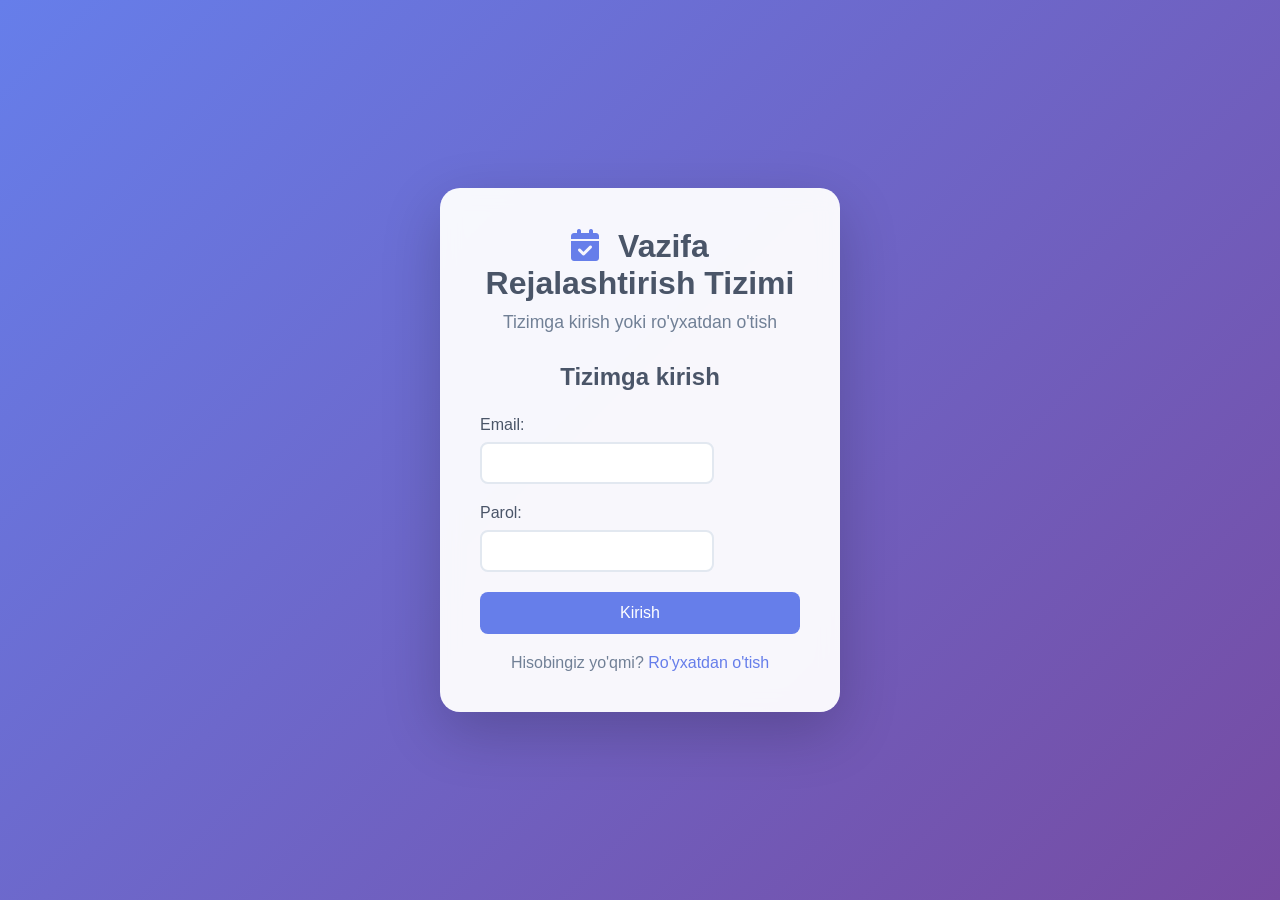
<file: main time/index.html>
<!DOCTYPE html>
<html lang="uz">
<head>
    <meta charset="UTF-8">
    <meta name="viewport" content="width=device-width, initial-scale=1.0">
    <title>Vazifa Rejalashtirish Tizimi</title>
    <link rel="stylesheet" href="styles.css">
    <link href="https://cdnjs.cloudflare.com/ajax/libs/font-awesome/6.4.0/css/all.min.css" rel="stylesheet">
</head>
<body>
    <!-- Login/Register Container -->
    <div class="auth-container" id="authContainer">
        <div class="auth-form">
            <div class="auth-header">
                <h1><i class="fas fa-calendar-check"></i> Vazifa Rejalashtirish Tizimi</h1>
                <p>Tizimga kirish yoki ro'yxatdan o'tish</p>
            </div>
            
            <!-- Login Form -->
            <div class="form-container" id="loginForm">
                <h2>Tizimga kirish</h2>
                <form id="loginFormElement">
                    <div class="form-group">
                        <label for="loginEmail">Email:</label>
                        <input type="email" id="loginEmail" class="form-control" required>
                    </div>
                    <div class="form-group">
                        <label for="loginPassword">Parol:</label>
                        <input type="password" id="loginPassword" class="form-control" required>
                    </div>
                    <button type="submit" class="btn btn-primary full-width">Kirish</button>
                </form>
                <p class="auth-switch">
                    Hisobingiz yo'qmi? <a href="#" id="showRegister">Ro'yxatdan o'tish</a>
                </p>
            </div>
            
            <!-- Register Form -->
            <div class="form-container hidden" id="registerForm">
                <h2>Ro'yxatdan o'tish</h2>
                <form id="registerFormElement">
                    <div class="form-group">
                        <label for="registerName">Ism familiya:</label>
                        <input type="text" id="registerName" class="form-control" required>
                    </div>
                    <div class="form-group">
                        <label for="registerEmail">Email:</label>
                        <input type="email" id="registerEmail" class="form-control" required>
                    </div>
                    <div class="form-group">
                        <label for="registerPassword">Parol:</label>
                        <input type="password" id="registerPassword" class="form-control" required>
                    </div>
                    <div class="form-group">
                        <label for="registerConfirmPassword">Parolni tasdiqlash:</label>
                        <input type="password" id="registerConfirmPassword" class="form-control" required>
                    </div>
                    <button type="submit" class="btn btn-primary full-width">Ro'yxatdan o'tish</button>
                </form>
                <p class="auth-switch">
                    Hisobingiz bormi? <a href="#" id="showLogin">Kirish</a>
                </p>
            </div>
        </div>
    </div>

    <!-- Main App Container -->
    <div class="container hidden" id="mainApp">
        <header>
            <div class="header-left">
                <h1><i class="fas fa-calendar-check"></i> Vazifa Rejalashtirish Tizimi</h1>
                <div class="current-date" id="currentDate"></div>
            </div>
            <div class="header-right">
                <div class="user-profile" id="userProfile">
                    <div class="user-avatar">
                        <i class="fas fa-user"></i>
                    </div>
                    <div class="user-info">
                        <div class="user-name" id="userName">Foydalanuvchi</div>
                        <div class="user-email" id="userEmail">user@example.com</div>
                    </div>
                    <div class="user-menu">
                        <button class="btn btn-secondary" id="profileBtn">
                            <i class="fas fa-cog"></i> Profil
                        </button>
                        <button class="btn btn-danger" id="logoutBtn">
                            <i class="fas fa-sign-out-alt"></i> Chiqish
                        </button>
                    </div>
                </div>
            </div>
        </header>

        <nav class="nav-tabs">
            <button class="nav-tab active" data-tab="daily"><i class="fas fa-calendar-day"></i> Kunlik</button>
            <button class="nav-tab" data-tab="weekly"><i class="fas fa-calendar-week"></i> Haftalik</button>
            <button class="nav-tab" data-tab="monthly"><i class="fas fa-calendar-alt"></i> Oylik</button>
            <button class="nav-tab" data-tab="yearly"><i class="fas fa-calendar"></i> Yillik</button>
        </nav>

        <main>
            <div class="control-panel">
                <button class="btn btn-primary" id="addTaskBtn">
                    <i class="fas fa-plus"></i> Yangi vazifa
                </button>
                <select id="categoryFilter" class="form-control">
                    <option value="">Barcha kategoriyalar</option>
                </select>
                <div class="progress-summary">
                    <span>Umumiy progress: <strong id="totalProgress">0%</strong></span>
                </div>
            </div>

            <div class="tab-content">
                <div class="tab-pane active" id="daily">
                    <h2>Kunlik vazifalar</h2>
                    <div class="task-list" id="dailyTasks"></div>
                </div>

                <div class="tab-pane" id="weekly">
                    <h2>Haftalik vazifalar</h2>
                    <div class="week-grid">
                        <div class="day-column" data-day="monday">
                            <h3>Dushanba</h3>
                            <div class="task-list" id="mondayTasks"></div>
                        </div>
                        <div class="day-column" data-day="tuesday">
                            <h3>Seshanba</h3>
                            <div class="task-list" id="tuesdayTasks"></div>
                        </div>
                        <div class="day-column" data-day="wednesday">
                            <h3>Chorshanba</h3>
                            <div class="task-list" id="wednesdayTasks"></div>
                        </div>
                        <div class="day-column" data-day="thursday">
                            <h3>Payshanba</h3>
                            <div class="task-list" id="thursdayTasks"></div>
                        </div>
                        <div class="day-column" data-day="friday">
                            <h3>Juma</h3>
                            <div class="task-list" id="fridayTasks"></div>
                        </div>
                        <div class="day-column" data-day="saturday">
                            <h3>Shanba</h3>
                            <div class="task-list" id="saturdayTasks"></div>
                        </div>
                        <div class="day-column" data-day="sunday">
                            <h3>Yakshanba</h3>
                            <div class="task-list" id="sundayTasks"></div>
                        </div>
                    </div>
                </div>

                <div class="tab-pane" id="monthly">
                    <h2>Oylik vazifalar</h2>
                    <div class="month-overview">
                        <div class="calendar-grid" id="monthlyCalendar"></div>
                    </div>
                    <div class="task-list" id="monthlyTasks"></div>
                </div>

                <div class="tab-pane" id="yearly">
                    <h2>Yillik vazifalar</h2>
                    <div class="year-overview">
                        <div class="months-grid">
                            <div class="month-card" data-month="1">
                                <h3>Yanvar</h3>
                                <div class="task-count">0 vazifa</div>
                            </div>
                            <div class="month-card" data-month="2">
                                <h3>Fevral</h3>
                                <div class="task-count">0 vazifa</div>
                            </div>
                            <div class="month-card" data-month="3">
                                <h3>Mart</h3>
                                <div class="task-count">0 vazifa</div>
                            </div>
                            <div class="month-card" data-month="4">
                                <h3>Aprel</h3>
                                <div class="task-count">0 vazifa</div>
                            </div>
                            <div class="month-card" data-month="5">
                                <h3>May</h3>
                                <div class="task-count">0 vazifa</div>
                            </div>
                            <div class="month-card" data-month="6">
                                <h3>Iyun</h3>
                                <div class="task-count">0 vazifa</div>
                            </div>
                            <div class="month-card" data-month="7">
                                <h3>Iyul</h3>
                                <div class="task-count">0 vazifa</div>
                            </div>
                            <div class="month-card" data-month="8">
                                <h3>August</h3>
                                <div class="task-count">0 vazifa</div>
                            </div>
                            <div class="month-card" data-month="9">
                                <h3>Sentabr</h3>
                                <div class="task-count">0 vazifa</div>
                            </div>
                            <div class="month-card" data-month="10">
                                <h3>Oktabr</h3>
                                <div class="task-count">0 vazifa</div>
                            </div>
                            <div class="month-card" data-month="11">
                                <h3>Noyabr</h3>
                                <div class="task-count">0 vazifa</div>
                            </div>
                            <div class="month-card" data-month="12">
                                <h3>Dekabr</h3>
                                <div class="task-count">0 vazifa</div>
                            </div>
                        </div>
                    </div>
                    <div class="task-list" id="yearlyTasks"></div>
                </div>
            </div>
        </main>
    </div>

    <!-- Task Modal -->
    <div class="modal" id="taskModal">
        <div class="modal-content">
            <div class="modal-header">
                <h2>Vazifa qo'shish</h2>
                <span class="close">&times;</span>
            </div>
            <form id="taskForm">
                <div class="form-group">
                    <label for="taskTitle">Vazifa nomi:</label>
                    <input type="text" id="taskTitle" class="form-control" required>
                </div>
                
                <div class="form-group">
                    <label for="taskDescription">Tavsif:</label>
                    <textarea id="taskDescription" class="form-control" rows="3"></textarea>
                </div>
                
                <div class="form-group">
                    <label for="taskCategory">Kategoriya:</label>
                    <select id="taskCategory" class="form-control">
                        <option value="ish">Ish</option>
                        <option value="oqish">O'qish</option>
                        <option value="shaxsiy">Shaxsiy</option>
                        <option value="soglik">Sog'lik</option>
                        <option value="oilaviy">Oilaviy</option>
                        <option value="boshqa">Boshqa</option>
                    </select>
                </div>
                
                <div class="form-group">
                    <label for="taskPriority">Muhimlik darajasi:</label>
                    <select id="taskPriority" class="form-control">
                        <option value="low">Past</option>
                        <option value="medium">O'rtacha</option>
                        <option value="high">Yuqori</option>
                    </select>
                </div>
                
                <div class="form-group">
                    <label for="taskPeriod">Muddat:</label>
                    <select id="taskPeriod" class="form-control">
                        <option value="daily">Kunlik</option>
                        <option value="weekly">Haftalik</option>
                        <option value="monthly">Oylik</option>
                        <option value="yearly">Yillik</option>
                    </select>
                </div>
                
                <div class="form-group">
                    <label for="taskDeadline">Muddat tugash vaqti:</label>
                    <input type="datetime-local" id="taskDeadline" class="form-control">
                </div>
                
                <div class="form-group">
                    <label for="taskReminder">Eslatma:</label>
                    <input type="datetime-local" id="taskReminder" class="form-control">
                </div>
                
                <div class="form-actions">
                    <button type="submit" class="btn btn-primary">Saqlash</button>
                    <button type="button" class="btn btn-secondary" id="cancelBtn">Bekor qilish</button>
                </div>
            </form>
        </div>
    </div>

    <!-- Assessment Modal -->
    <div class="modal" id="assessmentModal">
        <div class="modal-content">
            <div class="modal-header">
                <h2>O'zini baholash</h2>
                <span class="close">&times;</span>
            </div>
            <form id="assessmentForm">
                <div class="form-group">
                    <label for="completedTask">Bajarilgan vazifa:</label>
                    <input type="text" id="completedTask" class="form-control" readonly>
                </div>
                
                <div class="form-group">
                    <label>Baholash (1-5):</label>
                    <div class="rating">
                        <i class="fas fa-star" data-rating="1"></i>
                        <i class="fas fa-star" data-rating="2"></i>
                        <i class="fas fa-star" data-rating="3"></i>
                        <i class="fas fa-star" data-rating="4"></i>
                        <i class="fas fa-star" data-rating="5"></i>
                    </div>
                </div>
                
                <div class="form-group">
                    <label for="assessmentNotes">Izohlar:</label>
                    <textarea id="assessmentNotes" class="form-control" rows="3"></textarea>
                </div>
                
                <div class="form-actions">
                    <button type="submit" class="btn btn-primary">Saqlash bahosi</button>
                    <button type="button" class="btn btn-secondary" id="cancelAssessmentBtn">Bekor qilish</button>
                </div>
            </form>
        </div>
    </div>

    <!-- Profile Modal -->
    <div class="modal" id="profileModal">
        <div class="modal-content">
            <div class="modal-header">
                <h2>Shaxsiy profil</h2>
                <span class="close">&times;</span>
            </div>
            <form id="profileForm">
                <div class="profile-section">
                    <div class="avatar-upload">
                        <div class="avatar-preview">
                            <i class="fas fa-user"></i>
                        </div>
                        <button type="button" class="btn btn-secondary">Rasmni o'zgartirish</button>
                    </div>
                    <div class="profile-info">
                        <div class="form-group">
                            <label for="profileName">Ism familiya:</label>
                            <input type="text" id="profileName" class="form-control" required>
                        </div>
                        <div class="form-group">
                            <label for="profileEmail">Email:</label>
                            <input type="email" id="profileEmail" class="form-control" required>
                        </div>
                        <div class="form-group">
                            <label for="profilePhone">Telefon:</label>
                            <input type="tel" id="profilePhone" class="form-control">
                        </div>
                        <div class="form-group">
                            <label for="profileBio">Haqimda:</label>
                            <textarea id="profileBio" class="form-control" rows="3"></textarea>
                        </div>
                    </div>
                </div>
                
                <div class="profile-stats">
                    <h3>Statistika</h3>
                    <div class="stats-grid">
                        <div class="stat-item">
                            <div class="stat-number" id="totalTasksStat">0</div>
                            <div class="stat-label">Jami vazifalar</div>
                        </div>
                        <div class="stat-item">
                            <div class="stat-number" id="completedTasksStat">0</div>
                            <div class="stat-label">Bajarilgan</div>
                        </div>
                        <div class="stat-item">
                            <div class="stat-number" id="completionRateStat">0%</div>
                            <div class="stat-label">Bajarilish foizi</div>
                        </div>
                        <div class="stat-item">
                            <div class="stat-number" id="avgRatingStat">0</div>
                            <div class="stat-label">O'rtacha baho</div>
                        </div>
                    </div>
                </div>
                
                <div class="form-actions">
                    <button type="submit" class="btn btn-primary">Saqlash</button>
                    <button type="button" class="btn btn-secondary" id="cancelProfileBtn">Bekor qilish</button>
                </div>
            </form>
        </div>
    </div>

    <script src="script.js"></script>
</body>
</html>
</file>
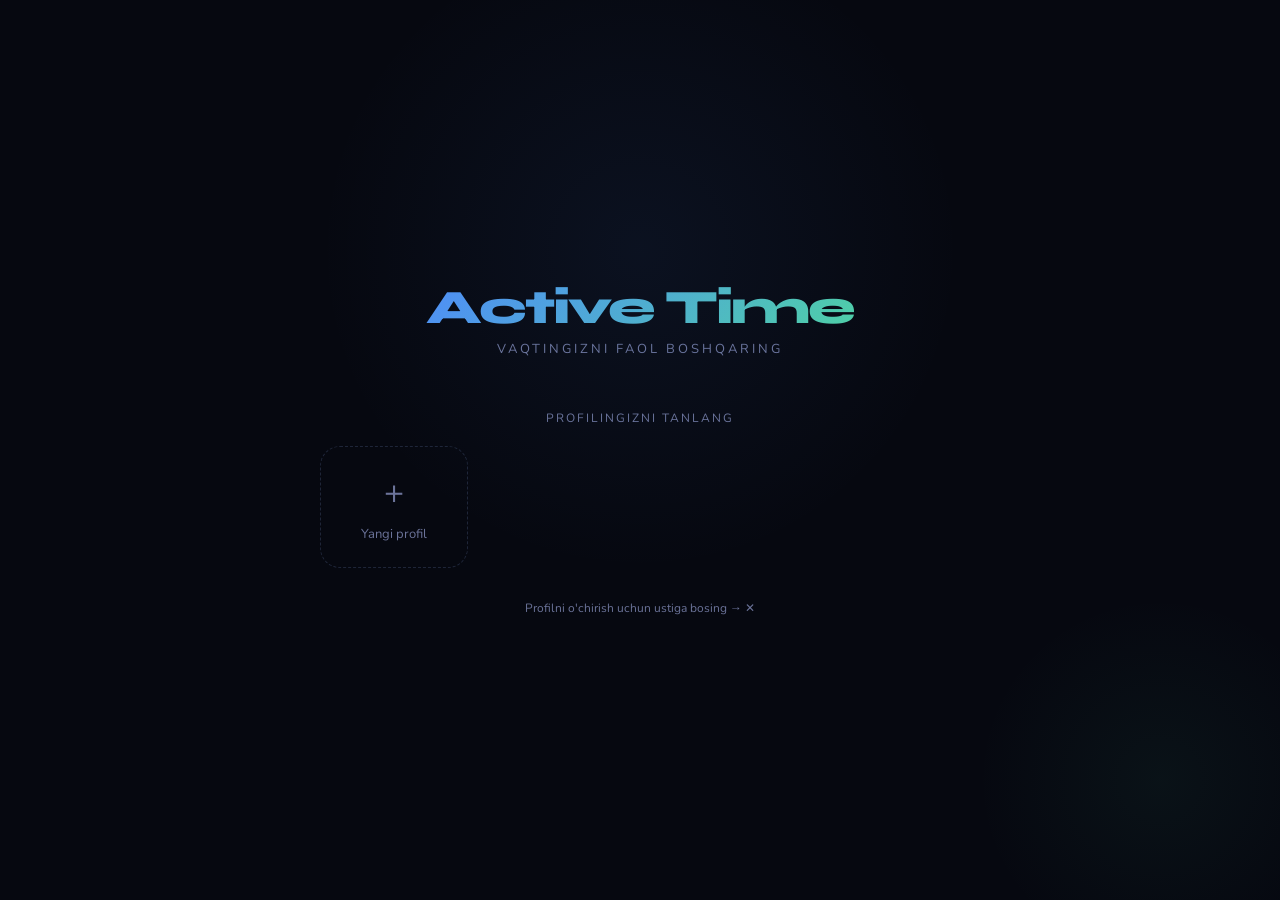
<file: schedule/active-time.html>
<!DOCTYPE html>
<html lang="uz">
<head>
<meta charset="UTF-8">
<meta name="viewport" content="width=device-width, initial-scale=1.0">
<title>Active Time</title>
<link href="https://fonts.googleapis.com/css2?family=Syne:wght@400;600;700;800&family=Nunito:wght@300;400;500;600;700&display=swap" rel="stylesheet">
<style>
:root {
  --bg: #060810;
  --s1: #0d1018;
  --s2: #131722;
  --s3: #1a1f2e;
  --border: #1e2538;
  --text: #e8eaf6;
  --muted: #6b7399;
  --a1: #4f8ef7;
  --a2: #f7c948;
  --a3: #4fd1a5;
  --a4: #f7654f;
  --a5: #b44ff7;
  --r: 14px;
}
*{margin:0;padding:0;box-sizing:border-box}
body{font-family:'Nunito',sans-serif;background:var(--bg);color:var(--text);min-height:100vh;overflow-x:hidden}

/* ── SCREENS ── */
.screen{display:none;min-height:100vh;animation:fadeIn .35s ease}
.screen.active{display:flex}
@keyframes fadeIn{from{opacity:0;transform:translateY(8px)}to{opacity:1;transform:translateY(0)}}

/* ══════════════════════════════
   PROFILE SELECT SCREEN
══════════════════════════════ */
#profileScreen{
  flex-direction:column;
  align-items:center;
  justify-content:center;
  padding:40px 20px;
  position:relative;
  overflow:hidden;
}
#profileScreen::before{
  content:'';position:absolute;top:-100px;left:50%;transform:translateX(-50%);
  width:700px;height:700px;
  background:radial-gradient(ellipse,rgba(79,142,247,.07) 0%,transparent 65%);
  pointer-events:none
}
#profileScreen::after{
  content:'';position:absolute;bottom:-80px;right:-80px;
  width:400px;height:400px;
  background:radial-gradient(ellipse,rgba(79,209,165,.05) 0%,transparent 65%);
  pointer-events:none
}

.brand{text-align:center;margin-bottom:52px}
.brand-logo{
  font-family:'Syne',sans-serif;
  font-size:48px;font-weight:800;
  background:linear-gradient(135deg,var(--a1),var(--a3));
  -webkit-background-clip:text;-webkit-text-fill-color:transparent;
  letter-spacing:-2px;line-height:1
}
.brand-tagline{font-size:13px;color:var(--muted);letter-spacing:3px;text-transform:uppercase;margin-top:8px}

.profiles-label{font-size:12px;color:var(--muted);letter-spacing:2px;text-transform:uppercase;margin-bottom:20px;text-align:center}
.profiles-grid{
  display:grid;grid-template-columns:repeat(auto-fill,minmax(140px,1fr));
  gap:16px;max-width:640px;width:100%;margin-bottom:24px
}

.profile-card{
  background:var(--s2);
  border:1px solid var(--border);
  border-radius:20px;
  padding:24px 16px;
  text-align:center;
  cursor:pointer;
  transition:all .25s;
  position:relative;
  overflow:hidden;
}
.profile-card::before{
  content:'';position:absolute;inset:0;
  background:linear-gradient(135deg,var(--card-color,var(--a1)),transparent);
  opacity:0;transition:opacity .25s;border-radius:20px
}
.profile-card:hover{transform:translateY(-4px);border-color:var(--card-color,var(--a1));box-shadow:0 16px 40px rgba(0,0,0,.4)}
.profile-card:hover::before{opacity:.08}

.profile-avatar{
  width:60px;height:60px;border-radius:50%;
  display:flex;align-items:center;justify-content:center;
  font-size:26px;margin:0 auto 12px;
  background:rgba(255,255,255,.05);
  border:2px solid var(--card-color,var(--a1));
  transition:all .25s;
}
.profile-card:hover .profile-avatar{box-shadow:0 0 20px var(--card-color,var(--a1))}
.profile-name{font-family:'Syne',sans-serif;font-size:14px;font-weight:700;color:var(--text)}
.profile-tasks{font-size:11px;color:var(--muted);margin-top:4px}

.profile-del{
  position:absolute;top:8px;right:8px;
  background:rgba(247,101,79,.12);border:none;border-radius:6px;
  color:var(--a4);font-size:12px;padding:3px 7px;cursor:pointer;
  opacity:0;transition:opacity .2s;
}
.profile-card:hover .profile-del{opacity:1}

.add-profile-card{
  background:transparent;
  border:1.5px dashed var(--border);
  border-radius:20px;padding:24px 16px;
  text-align:center;cursor:pointer;
  transition:all .25s;
}
.add-profile-card:hover{border-color:var(--a1);background:rgba(79,142,247,.04)}
.add-profile-icon{font-size:32px;margin-bottom:10px;color:var(--muted)}
.add-profile-text{font-size:13px;color:var(--muted)}

/* New profile modal */
.np-modal{
  position:fixed;inset:0;background:rgba(6,8,16,.85);backdrop-filter:blur(10px);
  z-index:200;display:flex;align-items:center;justify-content:center;
  opacity:0;pointer-events:none;transition:opacity .3s
}
.np-modal.open{opacity:1;pointer-events:all}
.np-box{
  background:var(--s2);border:1px solid var(--border);border-radius:24px;
  padding:36px;width:400px;max-width:95vw;
  transform:scale(.95) translateY(10px);transition:transform .3s
}
.np-modal.open .np-box{transform:scale(1) translateY(0)}
.np-title{font-family:'Syne',sans-serif;font-size:22px;font-weight:800;margin-bottom:24px}

.form-group{margin-bottom:18px}
.form-label{font-size:11px;color:var(--muted);text-transform:uppercase;letter-spacing:1.5px;display:block;margin-bottom:8px}
.form-input,.form-select{
  width:100%;background:var(--s3);border:1px solid var(--border);
  border-radius:10px;padding:12px 16px;color:var(--text);
  font-family:'Nunito',sans-serif;font-size:14px;outline:none;transition:border-color .2s
}
.form-input:focus,.form-select:focus{border-color:var(--a1)}
.form-select option{background:var(--s3)}

.emoji-picker{display:flex;gap:8px;flex-wrap:wrap;margin-top:6px}
.emoji-opt{
  width:38px;height:38px;border-radius:10px;border:1.5px solid var(--border);
  background:var(--s3);cursor:pointer;font-size:18px;transition:all .2s;
  display:flex;align-items:center;justify-content:center
}
.emoji-opt:hover,.emoji-opt.sel{border-color:var(--a1);background:rgba(79,142,247,.12)}

.color-picker{display:flex;gap:8px;margin-top:6px}
.color-opt{width:32px;height:32px;border-radius:50%;cursor:pointer;border:2px solid transparent;transition:all .2s;position:relative}
.color-opt.sel{border-color:white;transform:scale(1.2)}

.modal-actions{display:flex;gap:10px;margin-top:24px;justify-content:flex-end}
.btn-cancel{
  padding:10px 20px;border-radius:10px;border:1px solid var(--border);
  background:transparent;color:var(--muted);font-family:'Nunito',sans-serif;
  font-size:14px;cursor:pointer;transition:all .2s
}
.btn-cancel:hover{border-color:var(--muted);color:var(--text)}
.btn-primary{
  padding:10px 24px;border-radius:10px;border:none;
  background:linear-gradient(135deg,var(--a1),#3a7de8);
  color:white;font-family:'Nunito',sans-serif;font-size:14px;font-weight:700;
  cursor:pointer;transition:all .2s
}
.btn-primary:hover{transform:translateY(-1px);box-shadow:0 8px 20px rgba(79,142,247,.3)}

/* ══════════════════════════════
   MAIN APP SCREEN
══════════════════════════════ */
#appScreen{flex-direction:row}

/* SIDEBAR */
.sidebar{
  width:252px;background:var(--s1);border-right:1px solid var(--border);
  display:flex;flex-direction:column;padding:24px 16px;
  position:sticky;top:0;height:100vh;overflow-y:auto
}

.app-brand{
  font-family:'Syne',sans-serif;font-size:18px;font-weight:800;
  background:linear-gradient(135deg,var(--a1),var(--a3));
  -webkit-background-clip:text;-webkit-text-fill-color:transparent;
  margin-bottom:24px;letter-spacing:-0.5px
}

.current-profile{
  display:flex;align-items:center;gap:10px;
  background:var(--s2);border:1px solid var(--border);
  border-radius:12px;padding:12px;margin-bottom:24px;cursor:pointer;
  transition:all .2s;
}
.current-profile:hover{border-color:var(--a1)}
.cp-avatar{
  width:38px;height:38px;border-radius:50%;
  display:flex;align-items:center;justify-content:center;
  font-size:18px;flex-shrink:0;border:2px solid var(--profile-color,var(--a1))
}
.cp-info{flex:1;min-width:0}
.cp-name{font-family:'Syne',sans-serif;font-size:13px;font-weight:700;white-space:nowrap;overflow:hidden;text-overflow:ellipsis}
.cp-switch{font-size:11px;color:var(--muted)}
.cp-arrow{color:var(--muted);font-size:14px}

.nav-section{margin-bottom:24px}
.nav-section-title{font-size:10px;color:var(--muted);text-transform:uppercase;letter-spacing:2px;padding:0 8px;margin-bottom:8px}
.nav-item{
  display:flex;align-items:center;gap:10px;padding:9px 12px;
  border-radius:10px;cursor:pointer;font-size:13px;font-weight:600;
  color:var(--muted);transition:all .2s;margin-bottom:2px;
  border:1px solid transparent;
}
.nav-item:hover{background:var(--s2);color:var(--text)}
.nav-item.active{background:rgba(79,142,247,.1);color:var(--a1);border-color:rgba(79,142,247,.15)}
.nav-icon{width:22px;text-align:center;font-size:16px}

/* score widget */
.score-widget{
  margin-top:auto;border-radius:16px;padding:18px;
  background:linear-gradient(135deg,rgba(79,209,165,.08),rgba(79,142,247,.06));
  border:1px solid rgba(79,209,165,.15)
}
.sw-label{font-size:10px;color:var(--muted);text-transform:uppercase;letter-spacing:2px;margin-bottom:6px}
.sw-stars{display:flex;gap:3px;margin-bottom:4px}
.sw-star{font-size:18px;color:var(--border)}
.sw-star.lit{color:var(--a2)}
.sw-note{font-size:12px;color:var(--muted)}

/* MAIN */
.main{flex:1;padding:28px 32px;overflow-y:auto}

.top-bar{display:flex;align-items:center;justify-content:space-between;margin-bottom:28px}
.top-left .view-title{font-family:'Syne',sans-serif;font-size:28px;font-weight:800;letter-spacing:-.5px}
.top-left .view-sub{font-size:12px;color:var(--muted);margin-top:3px}

.add-btn{
  display:flex;align-items:center;gap:8px;
  background:linear-gradient(135deg,var(--a1),#3a7de8);
  border:none;border-radius:11px;padding:11px 22px;
  color:white;font-family:'Nunito',sans-serif;font-size:13px;font-weight:700;
  cursor:pointer;transition:all .2s
}
.add-btn:hover{transform:translateY(-2px);box-shadow:0 10px 28px rgba(79,142,247,.35)}

/* STATS */
.stats-row{display:grid;grid-template-columns:repeat(4,1fr);gap:14px;margin-bottom:24px}
.stat-card{
  background:var(--s1);border:1px solid var(--border);
  border-radius:var(--r);padding:18px;position:relative;overflow:hidden
}
.stat-top{display:flex;justify-content:space-between;align-items:flex-start;margin-bottom:12px}
.stat-ico{font-size:20px}
.stat-badge{
  font-size:10px;padding:3px 8px;border-radius:20px;font-weight:700;letter-spacing:.5px
}
.stat-badge.up{background:rgba(79,209,165,.12);color:var(--a3)}
.stat-badge.down{background:rgba(247,101,79,.12);color:var(--a4)}
.stat-num{font-family:'Syne',sans-serif;font-size:30px;font-weight:800;line-height:1}
.stat-lbl{font-size:11px;color:var(--muted);margin-top:4px}
.stat-bar{height:3px;background:var(--s3);border-radius:2px;margin-top:14px;overflow:hidden}
.stat-bar-fill{height:100%;border-radius:2px;transition:width .8s}

/* CONTENT */
.content-grid{display:grid;grid-template-columns:1fr 320px;gap:20px}

.panel{background:var(--s1);border:1px solid var(--border);border-radius:var(--r);overflow:hidden}
.panel-hd{
  padding:18px 22px;border-bottom:1px solid var(--border);
  display:flex;align-items:center;justify-content:space-between
}
.panel-title{font-family:'Syne',sans-serif;font-size:16px;font-weight:800}

/* FILTERS */
.flt-wrap{display:flex;gap:6px}
.flt{
  padding:5px 13px;border-radius:20px;border:1px solid var(--border);
  background:transparent;color:var(--muted);font-size:11px;font-weight:700;
  font-family:'Nunito',sans-serif;cursor:pointer;transition:all .2s;letter-spacing:.5px;text-transform:uppercase
}
.flt.active{background:var(--a1);border-color:var(--a1);color:white}
.flt:hover:not(.active){border-color:var(--muted);color:var(--text)}

/* TASKS */
.task-list{padding:12px 16px}
.task-item{
  display:flex;align-items:flex-start;gap:12px;
  padding:13px 8px;border-bottom:1px solid rgba(30,37,56,.7);
  animation:slideIn .3s ease
}
@keyframes slideIn{from{opacity:0;transform:translateX(-8px)}to{opacity:1;transform:translateX(0)}}
.task-item:last-child{border-bottom:none}

.prio-dot{width:8px;height:8px;border-radius:50%;flex-shrink:0;margin-top:7px}
.prio-high{background:var(--a4);box-shadow:0 0 6px rgba(247,101,79,.6)}
.prio-mid{background:var(--a2);box-shadow:0 0 6px rgba(247,201,72,.5)}
.prio-low{background:var(--muted)}

.task-cb{
  width:20px;height:20px;border-radius:6px;border:2px solid var(--border);
  flex-shrink:0;cursor:pointer;display:flex;align-items:center;justify-content:center;
  transition:all .2s;margin-top:1px;background:transparent
}
.task-cb:hover{border-color:var(--a3)}
.task-cb.done{background:var(--a3);border-color:var(--a3)}
.task-cb.done::after{content:'✓';font-size:11px;color:#060810;font-weight:800}

.task-body{flex:1}
.task-text{font-size:14px;font-weight:600;line-height:1.5;transition:all .2s}
.task-text.done{text-decoration:line-through;color:var(--muted)}
.task-desc{font-size:12px;color:var(--muted);margin-top:3px}
.task-meta{display:flex;gap:6px;margin-top:7px;align-items:center;flex-wrap:wrap}

.tag{padding:3px 9px;border-radius:20px;font-size:11px;font-weight:700}
.tag-ish{background:rgba(79,142,247,.1);color:var(--a1)}
.tag-shaxsiy{background:rgba(247,201,72,.1);color:var(--a2)}
.tag-soglik{background:rgba(79,209,165,.1);color:var(--a3)}
.tag-oila{background:rgba(247,101,79,.1);color:var(--a4)}
.tag-boshqa{background:rgba(180,79,247,.1);color:var(--a5)}

.task-date{font-size:11px;color:var(--muted)}
.task-actions{display:flex;gap:4px;opacity:0;transition:opacity .2s}
.task-item:hover .task-actions{opacity:1}
.act-btn{
  background:transparent;border:none;cursor:pointer;
  font-size:14px;padding:4px 6px;border-radius:6px;color:var(--muted);transition:all .2s
}
.act-btn:hover{background:rgba(247,101,79,.12);color:var(--a4)}

/* EMPTY */
.empty{text-align:center;padding:44px 20px}
.empty-ico{font-size:44px;margin-bottom:14px}
.empty-txt{font-size:14px;color:var(--muted);line-height:1.6}

/* RIGHT PANEL */
.right-col{display:flex;flex-direction:column;gap:16px}

/* PROGRESS */
.prog-wrap{padding:18px 22px}
.prog-item{margin-bottom:16px}
.prog-item:last-child{margin-bottom:0}
.prog-row{display:flex;justify-content:space-between;align-items:center;margin-bottom:6px}
.prog-name{font-size:13px;font-weight:700}
.prog-pct{font-size:12px;color:var(--muted)}
.prog-bar{height:5px;background:var(--s3);border-radius:3px;overflow:hidden}
.prog-fill{height:100%;border-radius:3px;transition:width .9s cubic-bezier(.4,0,.2,1)}

/* REMINDERS */
.rem-list{padding:12px 16px}
.rem-item{
  display:flex;align-items:center;gap:10px;padding:11px 12px;
  border-radius:10px;background:var(--s2);margin-bottom:8px;
  border-left:3px solid var(--a1);position:relative
}
.rem-item:nth-child(even){border-left-color:var(--a3)}
.rem-ico{font-size:16px}
.rem-body{flex:1}
.rem-text{font-size:13px;font-weight:600}
.rem-time{font-size:11px;color:var(--muted);margin-top:2px}
.rem-del{
  background:none;border:none;color:var(--muted);cursor:pointer;
  font-size:14px;padding:2px 5px;border-radius:5px;transition:all .2s;opacity:0
}
.rem-item:hover .rem-del{opacity:1}
.rem-del:hover{background:rgba(247,101,79,.15);color:var(--a4)}

/* EVAL */
.eval-wrap{padding:18px 22px}
.eval-q{font-size:13px;color:var(--muted);margin-bottom:14px}
.eval-stars{display:flex;gap:5px;margin-bottom:12px}
.eval-star{font-size:26px;cursor:pointer;transition:all .2s;color:var(--s3);line-height:1}
.eval-star:hover,.eval-star.lit{color:var(--a2);transform:scale(1.15)}
.eval-msg{font-size:13px;color:var(--a3);font-weight:600;min-height:18px}

/* ADD TASK MODAL */
.modal-overlay{
  position:fixed;inset:0;background:rgba(6,8,16,.88);backdrop-filter:blur(10px);
  z-index:150;display:flex;align-items:center;justify-content:center;
  opacity:0;pointer-events:none;transition:opacity .3s
}
.modal-overlay.open{opacity:1;pointer-events:all}
.modal-box{
  background:var(--s2);border:1px solid var(--border);border-radius:22px;padding:30px;
  width:480px;max-width:96vw;
  transform:scale(.95) translateY(12px);transition:transform .3s
}
.modal-overlay.open .modal-box{transform:scale(1) translateY(0)}
.modal-title{font-family:'Syne',sans-serif;font-size:20px;font-weight:800;margin-bottom:22px}
.form-row{display:grid;grid-template-columns:1fr 1fr;gap:12px}
.form-textarea{
  width:100%;background:var(--s3);border:1px solid var(--border);
  border-radius:10px;padding:12px 16px;color:var(--text);
  font-family:'Nunito',sans-serif;font-size:14px;outline:none;
  resize:vertical;min-height:70px;transition:border-color .2s
}
.form-textarea:focus{border-color:var(--a1)}

/* REM MODAL */
.rem-modal{position:fixed;inset:0;background:rgba(6,8,16,.88);backdrop-filter:blur(10px);z-index:150;display:flex;align-items:center;justify-content:center;opacity:0;pointer-events:none;transition:opacity .3s}
.rem-modal.open{opacity:1;pointer-events:all}
.rem-modal .modal-box{transform:scale(.95) translateY(12px)}
.rem-modal.open .modal-box{transform:scale(1) translateY(0)}

/* TOAST */
.toast{
  position:fixed;bottom:28px;right:28px;
  background:var(--s2);border:1px solid var(--border);border-radius:12px;
  padding:13px 18px;font-size:13px;font-weight:600;color:var(--text);
  z-index:300;display:flex;align-items:center;gap:9px;
  transform:translateY(70px);opacity:0;transition:all .3s cubic-bezier(.4,0,.2,1)
}
.toast.show{transform:translateY(0);opacity:1}

/* RESPONSIVE */
@media(max-width:920px){.content-grid{grid-template-columns:1fr}.right-col{display:grid;grid-template-columns:repeat(2,1fr)}}
@media(max-width:700px){.stats-row{grid-template-columns:repeat(2,1fr)}.sidebar{width:200px}.main{padding:18px}}
@media(max-width:560px){#appScreen{flex-direction:column}.sidebar{width:100%;height:auto;position:static}.main{padding:16px}.right-col{grid-template-columns:1fr}}
</style>
</head>
<body>

<!-- ════ PROFILE SCREEN ════ -->
<div id="profileScreen" class="screen active">
  <div class="brand">
    <div class="brand-logo">Active Time</div>
    <div class="brand-tagline">Vaqtingizni faol boshqaring</div>
  </div>
  <div class="profiles-label">Profilingizni tanlang</div>
  <div class="profiles-grid" id="profilesGrid"></div>
  <div style="font-size:12px;color:var(--muted);margin-top:8px">Profilni o'chirish uchun ustiga bosing → ✕</div>
</div>

<!-- ════ NEW PROFILE MODAL ════ -->
<div class="np-modal" id="npModal">
  <div class="np-box">
    <div class="np-title">Yangi profil</div>
    <div class="form-group">
      <label class="form-label">Ism</label>
      <input class="form-input" id="npName" placeholder="Isming..." maxlength="20" />
    </div>
    <div class="form-group">
      <label class="form-label">Avatar tanlang</label>
      <div class="emoji-picker" id="emojiPicker"></div>
    </div>
    <div class="form-group">
      <label class="form-label">Rang tanlang</label>
      <div class="color-picker" id="colorPicker"></div>
    </div>
    <div class="modal-actions">
      <button class="btn-cancel" onclick="closeNpModal()">Bekor</button>
      <button class="btn-primary" onclick="createProfile()">Yaratish</button>
    </div>
  </div>
</div>

<!-- ════ MAIN APP SCREEN ════ -->
<div id="appScreen" class="screen">
  <!-- SIDEBAR -->
  <aside class="sidebar">
    <div class="app-brand">⚡ Active Time</div>

    <div class="current-profile" onclick="goToProfiles()" title="Profil almashtirish">
      <div class="cp-avatar" id="cpAvatar">👤</div>
      <div class="cp-info">
        <div class="cp-name" id="cpName">—</div>
        <div class="cp-switch">Profil almashtirish</div>
      </div>
      <div class="cp-arrow">⇄</div>
    </div>

    <div class="nav-section">
      <div class="nav-section-title">Ko'rinish</div>
      <div class="nav-item active" onclick="setView('kunlik',this)"><span class="nav-icon">☀️</span>Kunlik</div>
      <div class="nav-item" onclick="setView('haftalik',this)"><span class="nav-icon">📅</span>Haftalik</div>
      <div class="nav-item" onclick="setView('oylik',this)"><span class="nav-icon">🗓️</span>Oylik</div>
      <div class="nav-item" onclick="setView('yillik',this)"><span class="nav-icon">🌟</span>Yillik</div>
    </div>

    <div class="nav-section">
      <div class="nav-section-title">Kategoriya</div>
      <div class="nav-item" onclick="filterCat('Ish',this)"><span class="nav-icon">💼</span>Ish</div>
      <div class="nav-item" onclick="filterCat('Shaxsiy',this)"><span class="nav-icon">✨</span>Shaxsiy</div>
      <div class="nav-item" onclick="filterCat('Sog\'lik',this)"><span class="nav-icon">🏃</span>Sog'lik</div>
      <div class="nav-item" onclick="filterCat('Oila',this)"><span class="nav-icon">🏠</span>Oila</div>
      <div class="nav-item" onclick="filterCat('Boshqa',this)"><span class="nav-icon">🔖</span>Boshqa</div>
    </div>

    <div class="score-widget">
      <div class="sw-label">Bugungi baholash</div>
      <div class="sw-stars" id="swStars">
        <span class="sw-star">★</span><span class="sw-star">★</span>
        <span class="sw-star">★</span><span class="sw-star">★</span><span class="sw-star">★</span>
      </div>
      <div class="sw-note" id="swNote">Hali baholanmagan</div>
    </div>
  </aside>

  <!-- MAIN -->
  <main class="main">
    <div class="top-bar">
      <div class="top-left">
        <div class="view-title" id="viewTitle">Kunlik reja</div>
        <div class="view-sub" id="viewSub"></div>
      </div>
      <button class="add-btn" onclick="openTaskModal()">+ Vazifa qo'shish</button>
    </div>

    <!-- STATS -->
    <div class="stats-row">
      <div class="stat-card">
        <div class="stat-top"><span class="stat-ico">📋</span><span class="stat-badge up">JAMI</span></div>
        <div class="stat-num" id="stTotal">0</div>
        <div class="stat-lbl">Vazifalar</div>
        <div class="stat-bar"><div class="stat-bar-fill" id="stTotalBar" style="width:100%;background:var(--a1)"></div></div>
      </div>
      <div class="stat-card">
        <div class="stat-top"><span class="stat-ico">✅</span><span class="stat-badge up">BAJARILDI</span></div>
        <div class="stat-num" id="stDone">0</div>
        <div class="stat-lbl">Bajarilgan</div>
        <div class="stat-bar"><div class="stat-bar-fill" id="stDoneBar" style="width:0%;background:var(--a3)"></div></div>
      </div>
      <div class="stat-card">
        <div class="stat-top"><span class="stat-ico">⏳</span><span class="stat-badge down">QOLDI</span></div>
        <div class="stat-num" id="stPending">0</div>
        <div class="stat-lbl">Kutilmoqda</div>
        <div class="stat-bar"><div class="stat-bar-fill" id="stPendingBar" style="width:0%;background:var(--a2)"></div></div>
      </div>
      <div class="stat-card">
        <div class="stat-top"><span class="stat-ico">📊</span><span class="stat-badge up">FOIZ</span></div>
        <div class="stat-num" id="stPct">0%</div>
        <div class="stat-lbl">Samaradorlik</div>
        <div class="stat-bar"><div class="stat-bar-fill" id="stPctBar" style="width:0%;background:var(--a5)"></div></div>
      </div>
    </div>

    <!-- CONTENT -->
    <div class="content-grid">
      <!-- TASKS PANEL -->
      <div class="panel">
        <div class="panel-hd">
          <div class="panel-title">Vazifalar ro'yxati</div>
          <div class="flt-wrap">
            <button class="flt active" onclick="setStatusFilter('all',this)">Barchasi</button>
            <button class="flt" onclick="setStatusFilter('pending',this)">Kutilmoqda</button>
            <button class="flt" onclick="setStatusFilter('done',this)">Bajarildi</button>
          </div>
        </div>
        <div class="task-list" id="taskList"></div>
      </div>

      <!-- RIGHT -->
      <div class="right-col">
        <!-- PROGRESS -->
        <div class="panel">
          <div class="panel-hd"><div class="panel-title">Kategoriya progress</div></div>
          <div class="prog-wrap">
            <div class="prog-item">
              <div class="prog-row"><span class="prog-name">💼 Ish</span><span class="prog-pct" id="pIsh">0%</span></div>
              <div class="prog-bar"><div class="prog-fill" id="bIsh" style="width:0%;background:var(--a1)"></div></div>
            </div>
            <div class="prog-item">
              <div class="prog-row"><span class="prog-name">✨ Shaxsiy</span><span class="prog-pct" id="pShaxsiy">0%</span></div>
              <div class="prog-bar"><div class="prog-fill" id="bShaxsiy" style="width:0%;background:var(--a2)"></div></div>
            </div>
            <div class="prog-item">
              <div class="prog-row"><span class="prog-name">🏃 Sog'lik</span><span class="prog-pct" id="pSoglik">0%</span></div>
              <div class="prog-bar"><div class="prog-fill" id="bSoglik" style="width:0%;background:var(--a3)"></div></div>
            </div>
            <div class="prog-item">
              <div class="prog-row"><span class="prog-name">🏠 Oila</span><span class="prog-pct" id="pOila">0%</span></div>
              <div class="prog-bar"><div class="prog-fill" id="bOila" style="width:0%;background:var(--a4)"></div></div>
            </div>
            <div class="prog-item">
              <div class="prog-row"><span class="prog-name">🔖 Boshqa</span><span class="prog-pct" id="pBoshqa">0%</span></div>
              <div class="prog-bar"><div class="prog-fill" id="bBoshqa" style="width:0%;background:var(--a5)"></div></div>
            </div>
          </div>
        </div>

        <!-- REMINDERS -->
        <div class="panel">
          <div class="panel-hd">
            <div class="panel-title">Eslatmalar 🔔</div>
            <button class="flt" onclick="openRemModal()" style="padding:5px 12px">+ Qo'shish</button>
          </div>
          <div class="rem-list" id="remList"></div>
        </div>

        <!-- SELF EVAL -->
        <div class="panel">
          <div class="panel-hd"><div class="panel-title">O'zingizni baholang</div></div>
          <div class="eval-wrap">
            <div class="eval-q">Bugun qanchalik samarali bo'ldingiz?</div>
            <div class="eval-stars" id="evalStars">
              <span class="eval-star" onclick="doRate(1)">★</span>
              <span class="eval-star" onclick="doRate(2)">★</span>
              <span class="eval-star" onclick="doRate(3)">★</span>
              <span class="eval-star" onclick="doRate(4)">★</span>
              <span class="eval-star" onclick="doRate(5)">★</span>
            </div>
            <div class="eval-msg" id="evalMsg"></div>
          </div>
        </div>
      </div>
    </div>
  </main>
</div>

<!-- ADD TASK MODAL -->
<div class="modal-overlay" id="taskModal">
  <div class="modal-box">
    <div class="modal-title">➕ Yangi vazifa</div>
    <div class="form-group">
      <label class="form-label">Vazifa nomi *</label>
      <input class="form-input" id="tName" placeholder="Masalan: Prezentatsiya tayyorlash" />
    </div>
    <div class="form-group">
      <label class="form-label">Tavsif</label>
      <textarea class="form-textarea" id="tDesc" placeholder="Qo'shimcha ma'lumot..."></textarea>
    </div>
    <div class="form-row">
      <div class="form-group">
        <label class="form-label">Kategoriya</label>
        <select class="form-select" id="tCat">
          <option value="Ish">💼 Ish</option>
          <option value="Shaxsiy">✨ Shaxsiy</option>
          <option value="Sog'lik">🏃 Sog'lik</option>
          <option value="Oila">🏠 Oila</option>
          <option value="Boshqa">🔖 Boshqa</option>
        </select>
      </div>
      <div class="form-group">
        <label class="form-label">Ustuvorlik</label>
        <select class="form-select" id="tPrio">
          <option value="high">🔴 Yuqori</option>
          <option value="mid" selected>🟡 O'rta</option>
          <option value="low">⚪ Past</option>
        </select>
      </div>
    </div>
    <div class="form-row">
      <div class="form-group">
        <label class="form-label">Reja turi</label>
        <select class="form-select" id="tView">
          <option value="kunlik">☀️ Kunlik</option>
          <option value="haftalik">📅 Haftalik</option>
          <option value="oylik">🗓️ Oylik</option>
          <option value="yillik">🌟 Yillik</option>
        </select>
      </div>
      <div class="form-group">
        <label class="form-label">Sana</label>
        <input class="form-input" type="date" id="tDate" />
      </div>
    </div>
    <div class="modal-actions">
      <button class="btn-cancel" onclick="closeTaskModal()">Bekor</button>
      <button class="btn-primary" onclick="addTask()">Saqlash</button>
    </div>
  </div>
</div>

<!-- REMINDER MODAL -->
<div class="rem-modal" id="remModal">
  <div class="modal-box">
    <div class="modal-title">🔔 Eslatma qo'shish</div>
    <div class="form-group">
      <label class="form-label">Eslatma matni *</label>
      <input class="form-input" id="rText" placeholder="Masalan: Dori ichish vaqti" />
    </div>
    <div class="form-row">
      <div class="form-group">
        <label class="form-label">Vaqt</label>
        <input class="form-input" type="time" id="rTime" value="09:00" />
      </div>
      <div class="form-group">
        <label class="form-label">Sana</label>
        <input class="form-input" type="date" id="rDate" />
      </div>
    </div>
    <div class="modal-actions">
      <button class="btn-cancel" onclick="closeRemModal()">Bekor</button>
      <button class="btn-primary" onclick="addReminder()">Saqlash</button>
    </div>
  </div>
</div>

<!-- TOAST -->
<div class="toast" id="toast">
  <span id="toastIco">✅</span>
  <span id="toastTxt">Saqlandi!</span>
</div>

<script>
// ═══════════════════════════════════
// STATE
// ═══════════════════════════════════
const EMOJIS = ['👤','🧑','👩','🧒','🧔','👨‍💻','👩‍💻','🦸','🧙','🎯','🚀','🌟','⚡','🔥','🎨','🏆'];
const COLORS = ['#4f8ef7','#4fd1a5','#f7c948','#f7654f','#b44ff7','#f74fae','#47c7f7'];

let profiles = [];
let currentProfileId = null;
let currentView = 'kunlik';
let statusFilter = 'all';
let catFilter = null;
let selEmoji = EMOJIS[0];
let selColor = COLORS[0];

// ═══════════════════════════════════
// STORAGE
// ═══════════════════════════════════
function save() { localStorage.setItem('at_profiles', JSON.stringify(profiles)); }
function load() {
  try { profiles = JSON.parse(localStorage.getItem('at_profiles') || '[]'); } catch { profiles = []; }
}

function getProfile(id) { return profiles.find(p => p.id === id); }
function currentData() { return getProfile(currentProfileId); }

// ═══════════════════════════════════
// PROFILE SCREEN
// ═══════════════════════════════════
function renderProfileScreen() {
  const grid = document.getElementById('profilesGrid');
  const colorMap = {};
  grid.innerHTML = '';

  profiles.forEach(p => {
    const div = document.createElement('div');
    div.className = 'profile-card';
    div.style.setProperty('--card-color', p.color);
    const tasks = p.tasks || [];
    const done = tasks.filter(t => t.done).length;
    div.innerHTML = `
      <button class="profile-del" onclick="deleteProfile(event,'${p.id}')">✕</button>
      <div class="profile-avatar" style="border-color:${p.color}">${p.emoji}</div>
      <div class="profile-name">${p.name}</div>
      <div class="profile-tasks">${tasks.length} vazifa · ${done} bajarildi</div>
    `;
    div.addEventListener('click', () => selectProfile(p.id));
    grid.appendChild(div);
  });

  // Add new card
  const add = document.createElement('div');
  add.className = 'add-profile-card';
  add.innerHTML = `<div class="add-profile-icon">＋</div><div class="add-profile-text">Yangi profil</div>`;
  add.onclick = openNpModal;
  grid.appendChild(add);
}

function selectProfile(id) {
  currentProfileId = id;
  showScreen('appScreen');
  updateProfileUI();
  renderAll();
}

function goToProfiles() {
  currentProfileId = null;
  showScreen('profileScreen');
  renderProfileScreen();
}

function deleteProfile(e, id) {
  e.stopPropagation();
  if (!confirm('Profilni o\'chirmoqchimisiz?')) return;
  profiles = profiles.filter(p => p.id !== id);
  save();
  renderProfileScreen();
}

// ═══════════════════════════════════
// NEW PROFILE MODAL
// ═══════════════════════════════════
function openNpModal() {
  // render emoji picker
  const ep = document.getElementById('emojiPicker');
  ep.innerHTML = EMOJIS.map((e,i) => `<div class="emoji-opt${i===0?' sel':''}" onclick="pickEmoji(this,'${e}')">${e}</div>`).join('');
  selEmoji = EMOJIS[0];

  // render color picker
  const cp = document.getElementById('colorPicker');
  cp.innerHTML = COLORS.map((c,i) => `<div class="color-opt${i===0?' sel':''}" style="background:${c}" onclick="pickColor(this,'${c}')"></div>`).join('');
  selColor = COLORS[0];

  document.getElementById('npName').value = '';
  document.getElementById('npModal').classList.add('open');
  setTimeout(() => document.getElementById('npName').focus(), 200);
}

function closeNpModal() { document.getElementById('npModal').classList.remove('open'); }

function pickEmoji(el, em) {
  document.querySelectorAll('.emoji-opt').forEach(e => e.classList.remove('sel'));
  el.classList.add('sel'); selEmoji = em;
}
function pickColor(el, c) {
  document.querySelectorAll('.color-opt').forEach(e => e.classList.remove('sel'));
  el.classList.add('sel'); selColor = c;
}

function createProfile() {
  const name = document.getElementById('npName').value.trim();
  if (!name) { showToast('⚠️','Ism kiriting!'); return; }
  const prof = {
    id: 'p_' + Date.now(),
    name, emoji: selEmoji, color: selColor,
    tasks: [], reminders: [], rating: 0,
    createdAt: new Date().toISOString()
  };
  profiles.push(prof);
  save();
  closeNpModal();
  renderProfileScreen();
  showToast('🎉', name + ' profili yaratildi!');
}

// ═══════════════════════════════════
// APP UI
// ═══════════════════════════════════
function updateProfileUI() {
  const p = currentData();
  if (!p) return;
  document.getElementById('cpAvatar').textContent = p.emoji;
  document.getElementById('cpAvatar').style.borderColor = p.color;
  document.getElementById('cpName').textContent = p.name;
  document.documentElement.style.setProperty('--profile-color', p.color);
  // restore rating
  setRatingUI(p.rating || 0);
}

function setView(v, el) {
  currentView = v;
  catFilter = null;
  document.querySelectorAll('.nav-item').forEach(n => n.classList.remove('active'));
  el.classList.add('active');
  const titles = {kunlik:'Kunlik reja',haftalik:'Haftalik reja',oylik:'Oylik reja',yillik:'Yillik reja'};
  document.getElementById('viewTitle').textContent = titles[v];
  document.getElementById('tView').value = v;
  renderAll();
}

function filterCat(cat, el) {
  catFilter = catFilter === cat ? null : cat;
  document.querySelectorAll('.nav-section:nth-child(3) .nav-item').forEach(n => n.classList.remove('active'));
  if (catFilter) el.classList.add('active');
  renderTasks();
}

function setStatusFilter(s, el) {
  statusFilter = s;
  document.querySelectorAll('.flt').forEach(b => b.classList.remove('active'));
  el.classList.add('active');
  renderTasks();
}

// ═══════════════════════════════════
// TASKS
// ═══════════════════════════════════
function openTaskModal() {
  document.getElementById('tDate').value = todayStr();
  document.getElementById('tName').value = '';
  document.getElementById('tDesc').value = '';
  document.getElementById('taskModal').classList.add('open');
  setTimeout(() => document.getElementById('tName').focus(), 150);
}
function closeTaskModal() { document.getElementById('taskModal').classList.remove('open'); }

function addTask() {
  const name = document.getElementById('tName').value.trim();
  if (!name) { showToast('⚠️','Vazifa nomini kiriting!'); return; }
  const p = currentData();
  p.tasks.push({
    id: 't_' + Date.now(),
    name,
    desc: document.getElementById('tDesc').value.trim(),
    cat: document.getElementById('tCat').value,
    priority: document.getElementById('tPrio').value,
    view: document.getElementById('tView').value,
    date: document.getElementById('tDate').value,
    done: false,
    createdAt: new Date().toISOString()
  });
  save();
  closeTaskModal();
  renderAll();
  showToast('✅','Vazifa qo\'shildi!');
}

function toggleTask(id) {
  const p = currentData();
  const t = p.tasks.find(t => t.id === id);
  if (t) { t.done = !t.done; save(); renderAll(); }
}

function deleteTask(id) {
  const p = currentData();
  p.tasks = p.tasks.filter(t => t.id !== id);
  save(); renderAll();
  showToast('🗑️','Vazifa o\'chirildi!');
}

function renderTasks() {
  const p = currentData();
  const list = document.getElementById('taskList');
  if (!p) { list.innerHTML = ''; return; }

  let tasks = p.tasks.filter(t => t.view === currentView);
  if (catFilter) tasks = tasks.filter(t => t.cat === catFilter);
  if (statusFilter === 'done') tasks = tasks.filter(t => t.done);
  if (statusFilter === 'pending') tasks = tasks.filter(t => !t.done);

  if (!tasks.length) {
    list.innerHTML = `<div class="empty"><div class="empty-ico">📋</div><div class="empty-txt">Hali vazifalar yo'q.<br>Yangi vazifa qo'shing!</div></div>`;
    return;
  }

  const catClass = {
    'Ish':'tag-ish','Shaxsiy':'tag-shaxsiy',"Sog'lik":'tag-soglik','Oila':'tag-oila','Boshqa':'tag-boshqa'
  };
  const catIco = {'Ish':'💼','Shaxsiy':'✨',"Sog'lik":'🏃','Oila':'🏠','Boshqa':'🔖'};

  // Sort: undone first, then by priority
  const pOrder = {high:0,mid:1,low:2};
  tasks.sort((a,b) => a.done - b.done || pOrder[a.priority] - pOrder[b.priority]);

  list.innerHTML = tasks.map(t => `
    <div class="task-item">
      <div class="prio-dot prio-${t.priority}"></div>
      <div class="task-cb ${t.done?'done':''}" onclick="toggleTask('${t.id}')"></div>
      <div class="task-body">
        <div class="task-text ${t.done?'done':''}">${escHtml(t.name)}</div>
        ${t.desc ? `<div class="task-desc">${escHtml(t.desc)}</div>` : ''}
        <div class="task-meta">
          <span class="tag ${catClass[t.cat]||'tag-boshqa'}">${catIco[t.cat]||'🔖'} ${t.cat}</span>
          ${t.date ? `<span class="task-date">📅 ${t.date}</span>` : ''}
        </div>
      </div>
      <div class="task-actions">
        <button class="act-btn" onclick="deleteTask('${t.id}')" title="O'chirish">✕</button>
      </div>
    </div>
  `).join('');
}

// ═══════════════════════════════════
// STATS & PROGRESS
// ═══════════════════════════════════
function renderStats() {
  const p = currentData(); if (!p) return;
  const tasks = p.tasks.filter(t => t.view === currentView);
  const total = tasks.length;
  const done = tasks.filter(t => t.done).length;
  const pending = total - done;
  const pct = total ? Math.round(done/total*100) : 0;

  document.getElementById('stTotal').textContent = total;
  document.getElementById('stDone').textContent = done;
  document.getElementById('stPending').textContent = pending;
  document.getElementById('stPct').textContent = pct + '%';
  document.getElementById('stDoneBar').style.width = pct + '%';
  document.getElementById('stPendingBar').style.width = total ? (pending/total*100)+'%' : '0%';
  document.getElementById('stPctBar').style.width = pct + '%';
}

function renderProgress() {
  const p = currentData(); if (!p) return;
  const cats = ['Ish','Shaxsiy',"Sog'lik",'Oila','Boshqa'];
  const ids = ['Ish','Shaxsiy','Soglik','Oila','Boshqa'];
  cats.forEach((c, i) => {
    const all = p.tasks.filter(t => t.cat === c);
    const done = all.filter(t => t.done).length;
    const pct = all.length ? Math.round(done/all.length*100) : 0;
    document.getElementById('p'+ids[i]).textContent = pct+'%';
    document.getElementById('b'+ids[i]).style.width = pct+'%';
  });
}

// ═══════════════════════════════════
// REMINDERS
// ═══════════════════════════════════
function openRemModal() {
  document.getElementById('rDate').value = todayStr();
  document.getElementById('rText').value = '';
  document.getElementById('remModal').classList.add('open');
  setTimeout(() => document.getElementById('rText').focus(), 150);
}
function closeRemModal() { document.getElementById('remModal').classList.remove('open'); }

function addReminder() {
  const text = document.getElementById('rText').value.trim();
  if (!text) { showToast('⚠️','Eslatma matnini kiriting!'); return; }
  const p = currentData();
  p.reminders.push({
    id: 'r_' + Date.now(),
    text,
    time: document.getElementById('rTime').value,
    date: document.getElementById('rDate').value
  });
  save();
  closeRemModal();
  renderReminders();
  showToast('🔔','Eslatma qo\'shildi!');
}

function deleteReminder(id) {
  const p = currentData();
  p.reminders = p.reminders.filter(r => r.id !== id);
  save(); renderReminders();
}

function renderReminders() {
  const p = currentData();
  const list = document.getElementById('remList');
  if (!p || !p.reminders.length) {
    list.innerHTML = '<div style="padding:14px 0;color:var(--muted);font-size:13px;text-align:center">Hali eslatmalar yo\'q</div>';
    return;
  }
  const sorted = [...p.reminders].sort((a,b) => a.time.localeCompare(b.time));
  list.innerHTML = sorted.map(r => `
    <div class="rem-item">
      <div class="rem-ico">🔔</div>
      <div class="rem-body">
        <div class="rem-text">${escHtml(r.text)}</div>
        <div class="rem-time">${r.time} · ${r.date}</div>
      </div>
      <button class="rem-del" onclick="deleteReminder('${r.id}')">✕</button>
    </div>
  `).join('');
}

// ═══════════════════════════════════
// SELF EVAL
// ═══════════════════════════════════
const evalMsgs = ['','😔 Qiyin kun o\'tdi','😐 O\'rtacha edi','🙂 Yaxshi kun!','😊 Juda yaxshi!','🌟 Ajoyib kun!'];

function doRate(v) {
  const p = currentData(); if (!p) return;
  p.rating = v; save();
  setRatingUI(v);
  showToast('⭐','Baholash saqlandi!');
}

function setRatingUI(v) {
  document.querySelectorAll('.eval-star').forEach((s,i) => s.classList.toggle('lit', i < v));
  document.getElementById('evalMsg').textContent = evalMsgs[v] || '';
  // sidebar stars
  document.querySelectorAll('.sw-star').forEach((s,i) => s.classList.toggle('lit', i < v));
  document.getElementById('swNote').textContent = v ? evalMsgs[v] : 'Hali baholanmagan';
}

// ═══════════════════════════════════
// HELPERS
// ═══════════════════════════════════
function renderAll() { renderTasks(); renderStats(); renderProgress(); renderReminders(); }

function showScreen(id) {
  document.querySelectorAll('.screen').forEach(s => s.classList.remove('active'));
  document.getElementById(id).classList.add('active');
}

function todayStr() { return new Date().toISOString().split('T')[0]; }
function escHtml(t) { return t.replace(/&/g,'&amp;').replace(/</g,'&lt;').replace(/>/g,'&gt;'); }

function showToast(ico, msg) {
  const t = document.getElementById('toast');
  document.getElementById('toastIco').textContent = ico;
  document.getElementById('toastTxt').textContent = msg;
  t.classList.add('show');
  clearTimeout(t._to);
  t._to = setTimeout(() => t.classList.remove('show'), 2600);
}

// close modals on overlay click
document.querySelectorAll('.modal-overlay,.np-modal,.rem-modal').forEach(m => {
  m.addEventListener('click', e => { if (e.target === m) m.classList.remove('open'); });
});

// keyboard shortcuts
document.addEventListener('keydown', e => {
  if (e.key === 'Escape') document.querySelectorAll('.modal-overlay,.np-modal,.rem-modal').forEach(m => m.classList.remove('open'));
  if ((e.ctrlKey || e.metaKey) && e.key === 'n') { e.preventDefault(); if (currentProfileId) openTaskModal(); }
});

// date subtitle
const d = new Date();
const uzMonths = ['Yanvar','Fevral','Mart','Aprel','May','Iyun','Iyul','Avgust','Sentabr','Oktabr','Noyabr','Dekabr'];
const uzDays = ['Yakshanba','Dushanba','Seshanba','Chorshanba','Payshanba','Juma','Shanba'];
document.getElementById('viewSub').textContent = `${uzDays[d.getDay()]}, ${d.getDate()} ${uzMonths[d.getMonth()]} ${d.getFullYear()}`;

// ═══════════════════════════════════
// INIT
// ═══════════════════════════════════
load();
renderProfileScreen();
</script>
</body>
</html>
</file>
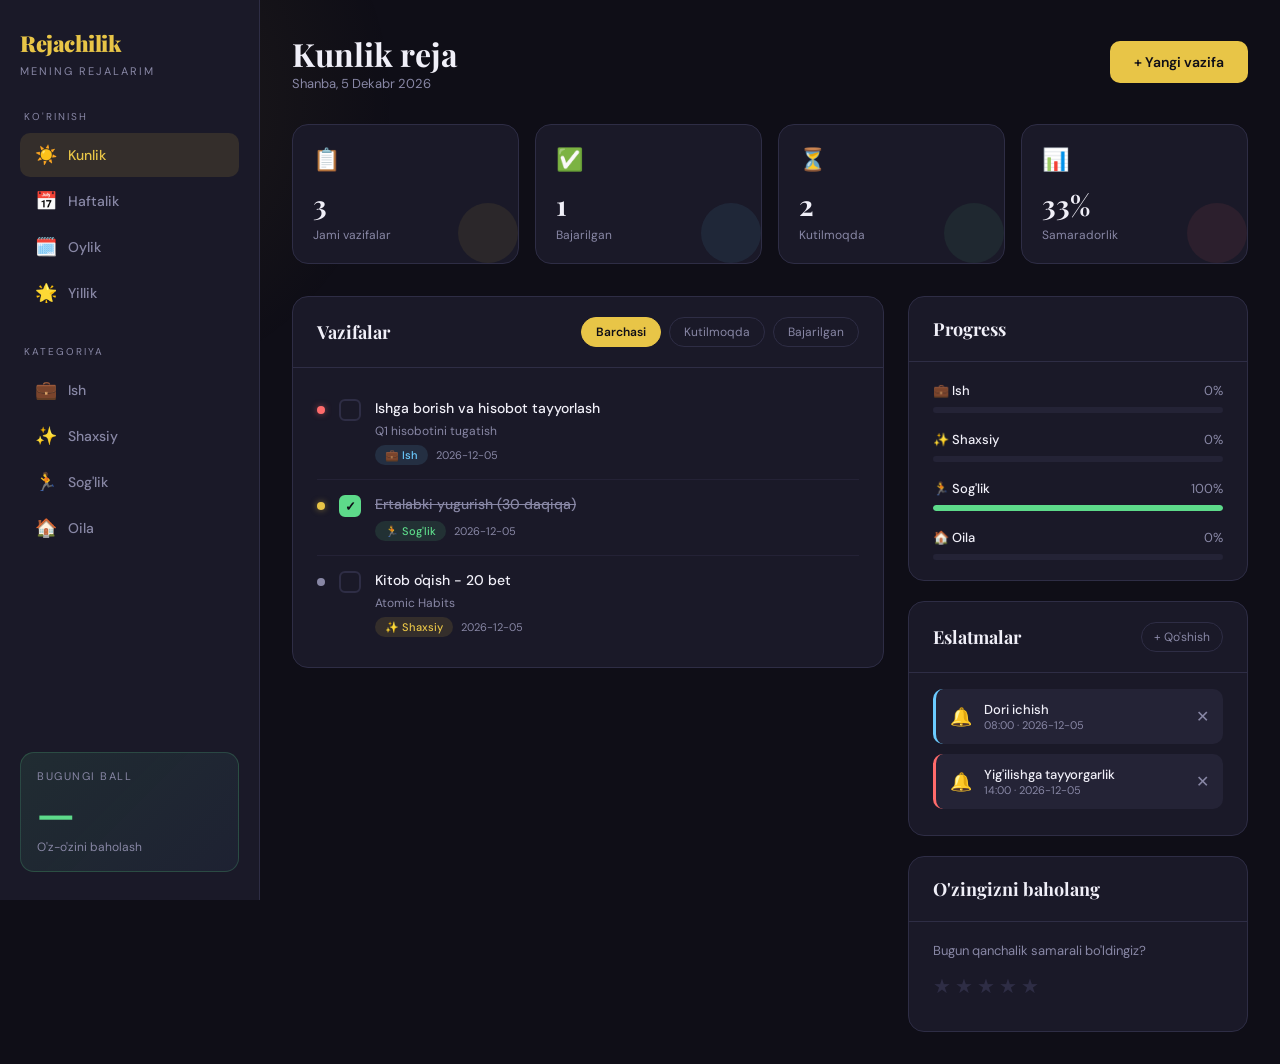
<file: schedule/rejalashtirish.html>
<!DOCTYPE html>
<html lang="uz">
<head>
<meta charset="UTF-8">
<meta name="viewport" content="width=device-width, initial-scale=1.0">
<title>Rejachilik — Mening Rejalarim</title>
<link href="https://fonts.googleapis.com/css2?family=Playfair+Display:wght@400;700;900&family=DM+Sans:wght@300;400;500;600&display=swap" rel="stylesheet">
<style>
  :root {
    --bg: #0f0e17;
    --surface: #1a1928;
    --surface2: #242336;
    --border: #2e2d45;
    --accent: #e8c547;
    --accent2: #ff6b6b;
    --accent3: #6bcbff;
    --text: #f0eff8;
    --muted: #8887a5;
    --green: #5dda8a;
    --radius: 16px;
  }

  * { margin: 0; padding: 0; box-sizing: border-box; }

  body {
    font-family: 'DM Sans', sans-serif;
    background: var(--bg);
    color: var(--text);
    min-height: 100vh;
    overflow-x: hidden;
  }

  /* BG effect */
  body::before {
    content: '';
    position: fixed;
    top: -200px; left: -200px;
    width: 600px; height: 600px;
    background: radial-gradient(circle, rgba(232,197,71,0.08) 0%, transparent 70%);
    pointer-events: none;
    z-index: 0;
  }

  .app { display: flex; min-height: 100vh; position: relative; z-index: 1; }

  /* SIDEBAR */
  .sidebar {
    width: 260px;
    background: var(--surface);
    border-right: 1px solid var(--border);
    display: flex;
    flex-direction: column;
    padding: 28px 20px;
    position: sticky;
    top: 0;
    height: 100vh;
    overflow-y: auto;
  }

  .logo {
    font-family: 'Playfair Display', serif;
    font-size: 22px;
    font-weight: 900;
    color: var(--accent);
    letter-spacing: -0.5px;
    margin-bottom: 6px;
  }

  .logo-sub { font-size: 11px; color: var(--muted); letter-spacing: 2px; text-transform: uppercase; margin-bottom: 32px; }

  .nav-section { margin-bottom: 28px; }
  .nav-label { font-size: 10px; color: var(--muted); text-transform: uppercase; letter-spacing: 2px; margin-bottom: 10px; padding-left: 4px; }

  .nav-item {
    display: flex;
    align-items: center;
    gap: 10px;
    padding: 10px 14px;
    border-radius: 10px;
    cursor: pointer;
    font-size: 14px;
    font-weight: 500;
    color: var(--muted);
    transition: all 0.2s;
    margin-bottom: 2px;
  }
  .nav-item:hover { background: var(--surface2); color: var(--text); }
  .nav-item.active { background: rgba(232,197,71,0.12); color: var(--accent); }
  .nav-item .icon { font-size: 18px; width: 24px; text-align: center; }

  .score-card {
    margin-top: auto;
    background: linear-gradient(135deg, rgba(93,218,138,0.1), rgba(107,203,255,0.05));
    border: 1px solid rgba(93,218,138,0.2);
    border-radius: 14px;
    padding: 16px;
  }
  .score-label { font-size: 11px; color: var(--muted); text-transform: uppercase; letter-spacing: 1.5px; margin-bottom: 8px; }
  .score-value { font-family: 'Playfair Display', serif; font-size: 42px; color: var(--green); font-weight: 700; line-height: 1; }
  .score-desc { font-size: 12px; color: var(--muted); margin-top: 6px; }

  /* MAIN */
  .main { flex: 1; padding: 32px; overflow-y: auto; }

  .header { display: flex; align-items: center; justify-content: space-between; margin-bottom: 32px; }
  .header-title { font-family: 'Playfair Display', serif; font-size: 32px; font-weight: 700; }
  .header-date { font-size: 13px; color: var(--muted); }

  .add-btn {
    background: var(--accent);
    color: #0f0e17;
    border: none;
    padding: 12px 24px;
    border-radius: 10px;
    font-family: 'DM Sans', sans-serif;
    font-size: 14px;
    font-weight: 600;
    cursor: pointer;
    display: flex;
    align-items: center;
    gap: 8px;
    transition: all 0.2s;
  }
  .add-btn:hover { background: #f5d45e; transform: translateY(-1px); box-shadow: 0 8px 24px rgba(232,197,71,0.25); }

  /* STATS */
  .stats-row { display: grid; grid-template-columns: repeat(4, 1fr); gap: 16px; margin-bottom: 32px; }
  .stat-card {
    background: var(--surface);
    border: 1px solid var(--border);
    border-radius: var(--radius);
    padding: 20px;
    position: relative;
    overflow: hidden;
  }
  .stat-card::after {
    content: '';
    position: absolute;
    bottom: 0; right: 0;
    width: 60px; height: 60px;
    border-radius: 50%;
    opacity: 0.08;
  }
  .stat-card:nth-child(1)::after { background: var(--accent); }
  .stat-card:nth-child(2)::after { background: var(--accent3); }
  .stat-card:nth-child(3)::after { background: var(--green); }
  .stat-card:nth-child(4)::after { background: var(--accent2); }
  .stat-icon { font-size: 22px; margin-bottom: 12px; }
  .stat-num { font-family: 'Playfair Display', serif; font-size: 28px; font-weight: 700; color: var(--text); }
  .stat-label { font-size: 12px; color: var(--muted); margin-top: 4px; }

  /* CONTENT */
  .content-grid { display: grid; grid-template-columns: 1fr 340px; gap: 24px; }

  /* TASK LIST */
  .panel {
    background: var(--surface);
    border: 1px solid var(--border);
    border-radius: var(--radius);
    overflow: hidden;
  }
  .panel-header {
    padding: 20px 24px;
    border-bottom: 1px solid var(--border);
    display: flex;
    align-items: center;
    justify-content: space-between;
  }
  .panel-title { font-family: 'Playfair Display', serif; font-size: 18px; font-weight: 700; }

  /* FILTERS */
  .filters { display: flex; gap: 8px; }
  .filter-btn {
    padding: 6px 14px;
    border-radius: 20px;
    border: 1px solid var(--border);
    background: transparent;
    color: var(--muted);
    font-size: 12px;
    font-family: 'DM Sans', sans-serif;
    cursor: pointer;
    transition: all 0.2s;
  }
  .filter-btn.active { background: var(--accent); border-color: var(--accent); color: #0f0e17; font-weight: 600; }
  .filter-btn:hover:not(.active) { border-color: var(--muted); color: var(--text); }

  /* TASKS */
  .tasks { padding: 16px 24px; }

  .task-item {
    display: flex;
    align-items: flex-start;
    gap: 14px;
    padding: 14px 0;
    border-bottom: 1px solid rgba(46,45,69,0.5);
    animation: slideIn 0.3s ease;
  }
  @keyframes slideIn {
    from { opacity: 0; transform: translateX(-10px); }
    to { opacity: 1; transform: translateX(0); }
  }
  .task-item:last-child { border-bottom: none; }

  .task-check {
    width: 22px; height: 22px;
    border-radius: 6px;
    border: 2px solid var(--border);
    flex-shrink: 0;
    cursor: pointer;
    display: flex;
    align-items: center;
    justify-content: center;
    transition: all 0.2s;
    margin-top: 1px;
    background: transparent;
  }
  .task-check:hover { border-color: var(--accent); }
  .task-check.done { background: var(--green); border-color: var(--green); }
  .task-check.done::after { content: '✓'; font-size: 13px; color: #0f0e17; font-weight: 700; }

  .task-body { flex: 1; }
  .task-text {
    font-size: 14px;
    font-weight: 500;
    color: var(--text);
    line-height: 1.5;
    transition: all 0.2s;
  }
  .task-text.done { text-decoration: line-through; color: var(--muted); }
  .task-meta { display: flex; gap: 8px; margin-top: 6px; align-items: center; flex-wrap: wrap; }

  .tag {
    padding: 3px 10px;
    border-radius: 20px;
    font-size: 11px;
    font-weight: 500;
  }
  .tag-ish { background: rgba(107,203,255,0.12); color: var(--accent3); }
  .tag-shaxsiy { background: rgba(232,197,71,0.12); color: var(--accent); }
  .tag-soglik { background: rgba(93,218,138,0.12); color: var(--green); }
  .tag-oila { background: rgba(255,107,107,0.12); color: var(--accent2); }
  .tag-boshqa { background: rgba(136,135,165,0.12); color: var(--muted); }

  .priority {
    width: 8px; height: 8px;
    border-radius: 50%;
    flex-shrink: 0;
    margin-top: 8px;
  }
  .p-high { background: var(--accent2); box-shadow: 0 0 6px rgba(255,107,107,0.5); }
  .p-mid { background: var(--accent); box-shadow: 0 0 6px rgba(232,197,71,0.5); }
  .p-low { background: var(--muted); }

  .task-del {
    background: transparent;
    border: none;
    color: var(--muted);
    cursor: pointer;
    font-size: 16px;
    padding: 4px;
    opacity: 0;
    transition: all 0.2s;
    border-radius: 6px;
    margin-top: -2px;
  }
  .task-item:hover .task-del { opacity: 1; }
  .task-del:hover { background: rgba(255,107,107,0.15); color: var(--accent2); }

  /* SELF EVAL */
  .eval-stars { display: flex; gap: 4px; }
  .star {
    font-size: 20px;
    cursor: pointer;
    transition: transform 0.15s;
    color: var(--border);
  }
  .star:hover, .star.active { color: var(--accent); transform: scale(1.2); }

  /* RIGHT PANEL */
  .right-col { display: flex; flex-direction: column; gap: 20px; }

  /* PROGRESS */
  .progress-wrap { padding: 20px 24px; }
  .progress-item { margin-bottom: 18px; }
  .progress-item:last-child { margin-bottom: 0; }
  .progress-row { display: flex; justify-content: space-between; align-items: center; margin-bottom: 8px; }
  .progress-name { font-size: 13px; font-weight: 500; }
  .progress-pct { font-size: 13px; color: var(--muted); }
  .progress-bar { height: 6px; background: var(--surface2); border-radius: 3px; overflow: hidden; }
  .progress-fill { height: 100%; border-radius: 3px; transition: width 0.8s cubic-bezier(.4,0,.2,1); }

  /* REMINDER */
  .reminder-list { padding: 16px 24px; }
  .reminder-item {
    display: flex;
    align-items: center;
    gap: 12px;
    padding: 12px 14px;
    border-radius: 10px;
    background: var(--surface2);
    margin-bottom: 10px;
    border-left: 3px solid var(--accent3);
  }
  .reminder-item:nth-child(2) { border-left-color: var(--accent2); }
  .reminder-item:nth-child(3) { border-left-color: var(--green); }
  .reminder-time { font-size: 11px; color: var(--muted); min-width: 40px; }
  .reminder-text { font-size: 13px; font-weight: 500; }

  /* MODAL */
  .modal-overlay {
    position: fixed;
    inset: 0;
    background: rgba(15,14,23,0.85);
    backdrop-filter: blur(8px);
    z-index: 100;
    display: flex;
    align-items: center;
    justify-content: center;
    opacity: 0;
    pointer-events: none;
    transition: opacity 0.3s;
  }
  .modal-overlay.open { opacity: 1; pointer-events: all; }

  .modal {
    background: var(--surface);
    border: 1px solid var(--border);
    border-radius: 20px;
    padding: 32px;
    width: 480px;
    max-width: 95vw;
    transform: scale(0.95) translateY(10px);
    transition: transform 0.3s;
  }
  .modal-overlay.open .modal { transform: scale(1) translateY(0); }

  .modal-title { font-family: 'Playfair Display', serif; font-size: 22px; font-weight: 700; margin-bottom: 24px; }

  .form-group { margin-bottom: 18px; }
  .form-label { font-size: 12px; color: var(--muted); text-transform: uppercase; letter-spacing: 1.5px; margin-bottom: 8px; display: block; }
  .form-input, .form-select, .form-textarea {
    width: 100%;
    background: var(--surface2);
    border: 1px solid var(--border);
    border-radius: 10px;
    padding: 12px 16px;
    color: var(--text);
    font-family: 'DM Sans', sans-serif;
    font-size: 14px;
    outline: none;
    transition: border-color 0.2s;
  }
  .form-input:focus, .form-select:focus, .form-textarea:focus { border-color: var(--accent); }
  .form-textarea { resize: vertical; min-height: 80px; }
  .form-select option { background: var(--surface2); }

  .form-row { display: grid; grid-template-columns: 1fr 1fr; gap: 14px; }

  .modal-actions { display: flex; gap: 12px; margin-top: 24px; justify-content: flex-end; }
  .btn-cancel {
    padding: 11px 22px;
    border-radius: 10px;
    border: 1px solid var(--border);
    background: transparent;
    color: var(--muted);
    font-family: 'DM Sans', sans-serif;
    font-size: 14px;
    cursor: pointer;
    transition: all 0.2s;
  }
  .btn-cancel:hover { border-color: var(--muted); color: var(--text); }
  .btn-save {
    padding: 11px 28px;
    border-radius: 10px;
    border: none;
    background: var(--accent);
    color: #0f0e17;
    font-family: 'DM Sans', sans-serif;
    font-size: 14px;
    font-weight: 600;
    cursor: pointer;
    transition: all 0.2s;
  }
  .btn-save:hover { background: #f5d45e; }

  /* EVAL MODAL */
  .eval-modal-body { text-align: center; padding: 10px 0; }
  .eval-question { font-size: 15px; color: var(--muted); margin-bottom: 20px; }
  .eval-stars-big { display: flex; gap: 8px; justify-content: center; margin-bottom: 24px; }
  .star-big { font-size: 36px; cursor: pointer; transition: all 0.2s; color: var(--border); }
  .star-big:hover, .star-big.sel { color: var(--accent); transform: scale(1.15); }
  .eval-comment { width: 100%; background: var(--surface2); border: 1px solid var(--border); border-radius: 10px; padding: 12px; color: var(--text); font-family: 'DM Sans', sans-serif; font-size: 14px; outline: none; resize: none; min-height: 80px; }
  .eval-comment:focus { border-color: var(--accent); }

  /* TOAST */
  .toast {
    position: fixed;
    bottom: 32px;
    right: 32px;
    background: var(--surface);
    border: 1px solid var(--border);
    border-radius: 12px;
    padding: 14px 20px;
    font-size: 14px;
    color: var(--text);
    z-index: 200;
    transform: translateY(80px);
    opacity: 0;
    transition: all 0.3s cubic-bezier(.4,0,.2,1);
    display: flex;
    align-items: center;
    gap: 10px;
  }
  .toast.show { transform: translateY(0); opacity: 1; }
  .toast-icon { font-size: 20px; }

  .empty-state { text-align: center; padding: 40px 20px; color: var(--muted); }
  .empty-icon { font-size: 40px; margin-bottom: 12px; }
  .empty-text { font-size: 14px; }

  /* RESPONSIVE */
  @media (max-width: 900px) {
    .content-grid { grid-template-columns: 1fr; }
    .stats-row { grid-template-columns: repeat(2, 1fr); }
    .sidebar { width: 220px; }
  }
  @media (max-width: 600px) {
    .app { flex-direction: column; }
    .sidebar { width: 100%; height: auto; position: static; flex-direction: row; flex-wrap: wrap; padding: 16px; }
    .logo-sub, .score-card { display: none; }
    .nav-section { margin-bottom: 0; }
    .main { padding: 16px; }
    .stats-row { grid-template-columns: repeat(2, 1fr); }
    .header { flex-direction: column; align-items: flex-start; gap: 12px; }
  }
</style>
</head>
<body>
<div class="app">
  <!-- SIDEBAR -->
  <aside class="sidebar">
    <div class="logo">Rejachilik</div>
    <div class="logo-sub">Mening rejalarim</div>

    <div class="nav-section">
      <div class="nav-label">Ko'rinish</div>
      <div class="nav-item active" onclick="setView('kunlik', this)">
        <span class="icon">☀️</span> Kunlik
      </div>
      <div class="nav-item" onclick="setView('haftalik', this)">
        <span class="icon">📅</span> Haftalik
      </div>
      <div class="nav-item" onclick="setView('oylik', this)">
        <span class="icon">🗓️</span> Oylik
      </div>
      <div class="nav-item" onclick="setView('yillik', this)">
        <span class="icon">🌟</span> Yillik
      </div>
    </div>

    <div class="nav-section">
      <div class="nav-label">Kategoriya</div>
      <div class="nav-item" onclick="filterCat('Ish', this)">
        <span class="icon">💼</span> Ish
      </div>
      <div class="nav-item" onclick="filterCat('Shaxsiy', this)">
        <span class="icon">✨</span> Shaxsiy
      </div>
      <div class="nav-item" onclick="filterCat('Sog\'lik', this)">
        <span class="icon">🏃</span> Sog'lik
      </div>
      <div class="nav-item" onclick="filterCat('Oila', this)">
        <span class="icon">🏠</span> Oila
      </div>
    </div>

    <div class="score-card">
      <div class="score-label">Bugungi ball</div>
      <div class="score-value" id="sidebarScore">—</div>
      <div class="score-desc">O'z-o'zini baholash</div>
    </div>
  </aside>

  <!-- MAIN -->
  <main class="main">
    <div class="header">
      <div>
        <div class="header-title" id="viewTitle">Kunlik reja</div>
        <div class="header-date" id="viewDate"></div>
      </div>
      <button class="add-btn" onclick="openModal()">+ Yangi vazifa</button>
    </div>

    <!-- STATS -->
    <div class="stats-row">
      <div class="stat-card">
        <div class="stat-icon">📋</div>
        <div class="stat-num" id="totalCount">0</div>
        <div class="stat-label">Jami vazifalar</div>
      </div>
      <div class="stat-card">
        <div class="stat-icon">✅</div>
        <div class="stat-num" id="doneCount">0</div>
        <div class="stat-label">Bajarilgan</div>
      </div>
      <div class="stat-card">
        <div class="stat-icon">⏳</div>
        <div class="stat-num" id="pendingCount">0</div>
        <div class="stat-label">Kutilmoqda</div>
      </div>
      <div class="stat-card">
        <div class="stat-icon">📊</div>
        <div class="stat-num" id="percentCount">0%</div>
        <div class="stat-label">Samaradorlik</div>
      </div>
    </div>

    <!-- CONTENT GRID -->
    <div class="content-grid">
      <!-- TASKS PANEL -->
      <div>
        <div class="panel">
          <div class="panel-header">
            <div class="panel-title">Vazifalar</div>
            <div class="filters">
              <button class="filter-btn active" onclick="filterStatus('all', this)">Barchasi</button>
              <button class="filter-btn" onclick="filterStatus('pending', this)">Kutilmoqda</button>
              <button class="filter-btn" onclick="filterStatus('done', this)">Bajarilgan</button>
            </div>
          </div>
          <div class="tasks" id="taskList">
            <div class="empty-state">
              <div class="empty-icon">📝</div>
              <div class="empty-text">Hali vazifalar yo'q.<br>Yangi vazifa qo'shing!</div>
            </div>
          </div>
        </div>
      </div>

      <!-- RIGHT COL -->
      <div class="right-col">
        <!-- PROGRESS -->
        <div class="panel">
          <div class="panel-header">
            <div class="panel-title">Progress</div>
          </div>
          <div class="progress-wrap" id="progressWrap">
            <div class="progress-item">
              <div class="progress-row">
                <span class="progress-name">💼 Ish</span>
                <span class="progress-pct" id="pct-Ish">0%</span>
              </div>
              <div class="progress-bar"><div class="progress-fill" id="bar-Ish" style="width:0%;background:var(--accent3)"></div></div>
            </div>
            <div class="progress-item">
              <div class="progress-row">
                <span class="progress-name">✨ Shaxsiy</span>
                <span class="progress-pct" id="pct-Shaxsiy">0%</span>
              </div>
              <div class="progress-bar"><div class="progress-fill" id="bar-Shaxsiy" style="width:0%;background:var(--accent)"></div></div>
            </div>
            <div class="progress-item">
              <div class="progress-row">
                <span class="progress-name">🏃 Sog'lik</span>
                <span class="progress-pct" id="pct-Soglik">0%</span>
              </div>
              <div class="progress-bar"><div class="progress-fill" id="bar-Soglik" style="width:0%;background:var(--green)"></div></div>
            </div>
            <div class="progress-item">
              <div class="progress-row">
                <span class="progress-name">🏠 Oila</span>
                <span class="progress-pct" id="pct-Oila">0%</span>
              </div>
              <div class="progress-bar"><div class="progress-fill" id="bar-Oila" style="width:0%;background:var(--accent2)"></div></div>
            </div>
          </div>
        </div>

        <!-- REMINDERS -->
        <div class="panel">
          <div class="panel-header">
            <div class="panel-title">Eslatmalar</div>
            <button class="filter-btn" onclick="openReminderModal()" style="padding:6px 12px">+ Qo'shish</button>
          </div>
          <div class="reminder-list" id="reminderList">
            <div style="padding:12px 0;color:var(--muted);font-size:13px;text-align:center">Hali eslatmalar yo'q</div>
          </div>
        </div>

        <!-- SELF EVAL -->
        <div class="panel">
          <div class="panel-header">
            <div class="panel-title">O'zingizni baholang</div>
          </div>
          <div style="padding:20px 24px">
            <div style="font-size:13px;color:var(--muted);margin-bottom:14px">Bugun qanchalik samarali bo'ldingiz?</div>
            <div class="eval-stars" id="evalStars">
              <span class="star" onclick="rate(1)" data-v="1">★</span>
              <span class="star" onclick="rate(2)" data-v="2">★</span>
              <span class="star" onclick="rate(3)" data-v="3">★</span>
              <span class="star" onclick="rate(4)" data-v="4">★</span>
              <span class="star" onclick="rate(5)" data-v="5">★</span>
            </div>
            <div id="evalMsg" style="margin-top:12px;font-size:13px;color:var(--muted)"></div>
          </div>
        </div>
      </div>
    </div>
  </main>
</div>

<!-- ADD TASK MODAL -->
<div class="modal-overlay" id="taskModal">
  <div class="modal">
    <div class="modal-title">✨ Yangi vazifa</div>
    <div class="form-group">
      <label class="form-label">Vazifa nomi</label>
      <input class="form-input" id="taskName" placeholder="Masalan: Hisobot tayyorlash" />
    </div>
    <div class="form-group">
      <label class="form-label">Tavsif</label>
      <textarea class="form-textarea" id="taskDesc" placeholder="Qo'shimcha ma'lumot..."></textarea>
    </div>
    <div class="form-row">
      <div class="form-group">
        <label class="form-label">Kategoriya</label>
        <select class="form-select" id="taskCat">
          <option value="Ish">💼 Ish</option>
          <option value="Shaxsiy">✨ Shaxsiy</option>
          <option value="Sog'lik">🏃 Sog'lik</option>
          <option value="Oila">🏠 Oila</option>
          <option value="Boshqa">🔖 Boshqa</option>
        </select>
      </div>
      <div class="form-group">
        <label class="form-label">Ustuvorlik</label>
        <select class="form-select" id="taskPriority">
          <option value="high">🔴 Yuqori</option>
          <option value="mid" selected>🟡 O'rta</option>
          <option value="low">⚪ Past</option>
        </select>
      </div>
    </div>
    <div class="form-row">
      <div class="form-group">
        <label class="form-label">Ko'rinish</label>
        <select class="form-select" id="taskView">
          <option value="kunlik">☀️ Kunlik</option>
          <option value="haftalik">📅 Haftalik</option>
          <option value="oylik">🗓️ Oylik</option>
          <option value="yillik">🌟 Yillik</option>
        </select>
      </div>
      <div class="form-group">
        <label class="form-label">Sana</label>
        <input class="form-input" type="date" id="taskDate" />
      </div>
    </div>
    <div class="modal-actions">
      <button class="btn-cancel" onclick="closeModal()">Bekor qilish</button>
      <button class="btn-save" onclick="addTask()">Saqlash</button>
    </div>
  </div>
</div>

<!-- REMINDER MODAL -->
<div class="modal-overlay" id="reminderModal">
  <div class="modal">
    <div class="modal-title">🔔 Eslatma qo'shish</div>
    <div class="form-group">
      <label class="form-label">Eslatma matni</label>
      <input class="form-input" id="remText" placeholder="Masalan: Dori ichish" />
    </div>
    <div class="form-row">
      <div class="form-group">
        <label class="form-label">Vaqt</label>
        <input class="form-input" type="time" id="remTime" />
      </div>
      <div class="form-group">
        <label class="form-label">Sana</label>
        <input class="form-input" type="date" id="remDate" />
      </div>
    </div>
    <div class="modal-actions">
      <button class="btn-cancel" onclick="closeReminderModal()">Bekor qilish</button>
      <button class="btn-save" onclick="addReminder()">Saqlash</button>
    </div>
  </div>
</div>

<!-- TOAST -->
<div class="toast" id="toast">
  <span class="toast-icon" id="toastIcon">✅</span>
  <span id="toastMsg">Saqlandi!</span>
</div>

<script>
let tasks = [];
let reminders = [];
let currentView = 'kunlik';
let currentStatusFilter = 'all';
let currentCatFilter = null;
let todayRating = 0;

const evalMessages = ['', '😔 Qiyin kun bo\'ldi', '😐 O\'rtacha o\'tdi', '🙂 Yaxshi edi!', '😊 Juda yaxshi!', '🌟 Zo\'r kun!'];

// Init date
const today = new Date();
document.getElementById('taskDate').valueAsDate = today;
document.getElementById('remDate').valueAsDate = today;
document.getElementById('remTime').value = '09:00';

function setDate() {
  const d = today;
  const months = ['Yanvar','Fevral','Mart','Aprel','May','Iyun','Iyul','Avgust','Sentabr','Oktabr','Noyabr','Dekabr'];
  const days = ['Yakshanba','Dushanba','Seshanba','Chorshanba','Payshanba','Juma','Shanba'];
  document.getElementById('viewDate').textContent = `${days[d.getDay()]}, ${d.getDate()} ${months[d.getMonth()]} ${d.getFullYear()}`;
}
setDate();

function setView(v, el) {
  currentView = v;
  document.querySelectorAll('.nav-item').forEach(i => i.classList.remove('active'));
  el.classList.add('active');
  const titles = { kunlik: 'Kunlik reja', haftalik: 'Haftalik reja', oylik: 'Oylik reja', yillik: 'Yillik reja' };
  document.getElementById('viewTitle').textContent = titles[v];
  document.getElementById('taskView').value = v;
  renderTasks();
}

function filterCat(cat, el) {
  if (currentCatFilter === cat) {
    currentCatFilter = null;
    document.querySelectorAll('.nav-section:nth-child(2) .nav-item').forEach(i => i.classList.remove('active'));
  } else {
    currentCatFilter = cat;
    document.querySelectorAll('.nav-section:nth-child(2) .nav-item').forEach(i => i.classList.remove('active'));
    el.classList.add('active');
  }
  renderTasks();
}

function filterStatus(s, el) {
  currentStatusFilter = s;
  document.querySelectorAll('.filter-btn').forEach(b => b.classList.remove('active'));
  el.classList.add('active');
  renderTasks();
}

function openModal() {
  document.getElementById('taskModal').classList.add('open');
  document.getElementById('taskName').focus();
}
function closeModal() {
  document.getElementById('taskModal').classList.remove('open');
  document.getElementById('taskName').value = '';
  document.getElementById('taskDesc').value = '';
}

function openReminderModal() {
  document.getElementById('reminderModal').classList.add('open');
  document.getElementById('remText').focus();
}
function closeReminderModal() {
  document.getElementById('reminderModal').classList.remove('open');
  document.getElementById('remText').value = '';
}

document.querySelectorAll('.modal-overlay').forEach(m => {
  m.addEventListener('click', function(e) {
    if (e.target === this) { this.classList.remove('open'); }
  });
});

function addTask() {
  const name = document.getElementById('taskName').value.trim();
  if (!name) { showToast('⚠️', 'Vazifa nomini kiriting!'); return; }

  tasks.push({
    id: Date.now(),
    name,
    desc: document.getElementById('taskDesc').value.trim(),
    cat: document.getElementById('taskCat').value,
    priority: document.getElementById('taskPriority').value,
    view: document.getElementById('taskView').value,
    date: document.getElementById('taskDate').value,
    done: false
  });

  closeModal();
  renderTasks();
  updateStats();
  showToast('✅', 'Vazifa qo\'shildi!');
}

function addReminder() {
  const text = document.getElementById('remText').value.trim();
  if (!text) { showToast('⚠️', 'Eslatma matnini kiriting!'); return; }
  reminders.push({
    id: Date.now(),
    text,
    time: document.getElementById('remTime').value,
    date: document.getElementById('remDate').value
  });
  closeReminderModal();
  renderReminders();
  showToast('🔔', 'Eslatma qo\'shildi!');
}

function toggleTask(id) {
  const t = tasks.find(t => t.id === id);
  if (t) { t.done = !t.done; renderTasks(); updateStats(); updateProgress(); }
}

function deleteTask(id) {
  tasks = tasks.filter(t => t.id !== id);
  renderTasks();
  updateStats();
  updateProgress();
  showToast('🗑️', 'Vazifa o\'chirildi!');
}

function renderTasks() {
  const list = document.getElementById('taskList');
  let filtered = tasks.filter(t => t.view === currentView);
  if (currentCatFilter) filtered = filtered.filter(t => t.cat === currentCatFilter || t.cat === currentCatFilter + "'lik");
  if (currentStatusFilter === 'done') filtered = filtered.filter(t => t.done);
  if (currentStatusFilter === 'pending') filtered = filtered.filter(t => !t.done);

  if (!filtered.length) {
    list.innerHTML = `<div class="empty-state"><div class="empty-icon">📝</div><div class="empty-text">Hali vazifalar yo'q.<br>Yangi vazifa qo'shing!</div></div>`;
    return;
  }

  const catMap = { 'Ish': 'tag-ish', 'Shaxsiy': 'tag-shaxsiy', "Sog'lik": 'tag-soglik', 'Oila': 'tag-oila', 'Boshqa': 'tag-boshqa' };
  const catEmoji = { 'Ish': '💼', 'Shaxsiy': '✨', "Sog'lik": '🏃', 'Oila': '🏠', 'Boshqa': '🔖' };

  list.innerHTML = filtered.map(t => `
    <div class="task-item" id="task-${t.id}">
      <div class="priority p-${t.priority}"></div>
      <div class="task-check ${t.done ? 'done' : ''}" onclick="toggleTask(${t.id})"></div>
      <div class="task-body">
        <div class="task-text ${t.done ? 'done' : ''}">${t.name}</div>
        ${t.desc ? `<div style="font-size:12px;color:var(--muted);margin-top:4px">${t.desc}</div>` : ''}
        <div class="task-meta">
          <span class="tag ${catMap[t.cat] || 'tag-boshqa'}">${catEmoji[t.cat] || '🔖'} ${t.cat}</span>
          ${t.date ? `<span style="font-size:11px;color:var(--muted)">${t.date}</span>` : ''}
        </div>
      </div>
      <button class="task-del" onclick="deleteTask(${t.id})">✕</button>
    </div>
  `).join('');

  updateStats();
  updateProgress();
}

function updateStats() {
  const viewTasks = tasks.filter(t => t.view === currentView);
  const total = viewTasks.length;
  const done = viewTasks.filter(t => t.done).length;
  const pending = total - done;
  const pct = total ? Math.round(done / total * 100) : 0;

  document.getElementById('totalCount').textContent = total;
  document.getElementById('doneCount').textContent = done;
  document.getElementById('pendingCount').textContent = pending;
  document.getElementById('percentCount').textContent = pct + '%';
}

function updateProgress() {
  const cats = ['Ish', 'Shaxsiy', "Sog'lik", 'Oila'];
  const ids = ['Ish', 'Shaxsiy', 'Soglik', 'Oila'];
  cats.forEach((c, i) => {
    const all = tasks.filter(t => t.cat === c);
    const done = all.filter(t => t.done).length;
    const pct = all.length ? Math.round(done / all.length * 100) : 0;
    document.getElementById('pct-' + ids[i]).textContent = pct + '%';
    document.getElementById('bar-' + ids[i]).style.width = pct + '%';
  });
}

function renderReminders() {
  const list = document.getElementById('reminderList');
  if (!reminders.length) {
    list.innerHTML = '<div style="padding:12px 0;color:var(--muted);font-size:13px;text-align:center">Hali eslatmalar yo\'q</div>';
    return;
  }
  const sorted = [...reminders].sort((a,b) => a.time.localeCompare(b.time));
  list.innerHTML = sorted.map(r => `
    <div class="reminder-item">
      <div style="font-size:18px">🔔</div>
      <div style="flex:1">
        <div class="reminder-text">${r.text}</div>
        <div class="reminder-time">${r.time} · ${r.date}</div>
      </div>
      <button style="background:none;border:none;color:var(--muted);cursor:pointer;font-size:16px" onclick="deleteReminder(${r.id})">✕</button>
    </div>
  `).join('');
}

function deleteReminder(id) {
  reminders = reminders.filter(r => r.id !== id);
  renderReminders();
}

function rate(v) {
  todayRating = v;
  document.querySelectorAll('.star').forEach((s, i) => {
    s.classList.toggle('active', i < v);
  });
  document.getElementById('evalMsg').textContent = evalMessages[v];
  document.getElementById('sidebarScore').textContent = v + '/5';
  showToast('⭐', 'Baholash saqlandi!');
}

function showToast(icon, msg) {
  const t = document.getElementById('toast');
  document.getElementById('toastIcon').textContent = icon;
  document.getElementById('toastMsg').textContent = msg;
  t.classList.add('show');
  setTimeout(() => t.classList.remove('show'), 2500);
}

// Keyboard shortcut
document.addEventListener('keydown', e => {
  if ((e.ctrlKey || e.metaKey) && e.key === 'n') { e.preventDefault(); openModal(); }
  if (e.key === 'Escape') {
    document.querySelectorAll('.modal-overlay').forEach(m => m.classList.remove('open'));
  }
});

// Demo data
tasks = [
  { id: 1, name: 'Ishga borish va hisobot tayyorlash', desc: 'Q1 hisobotini tugatish', cat: 'Ish', priority: 'high', view: 'kunlik', date: today.toISOString().split('T')[0], done: false },
  { id: 2, name: 'Ertalabki yugurish (30 daqiqa)', desc: '', cat: "Sog'lik", priority: 'mid', view: 'kunlik', date: today.toISOString().split('T')[0], done: true },
  { id: 3, name: 'Kitob o\'qish - 20 bet', desc: 'Atomic Habits', cat: 'Shaxsiy', priority: 'low', view: 'kunlik', date: today.toISOString().split('T')[0], done: false },
  { id: 4, name: 'Oylik byudjetni ko\'rib chiqish', desc: '', cat: 'Shaxsiy', priority: 'high', view: 'oylik', date: today.toISOString().split('T')[0], done: false },
  { id: 5, name: 'Yangi loyiha rejasini tuzish', desc: '', cat: 'Ish', priority: 'mid', view: 'haftalik', date: today.toISOString().split('T')[0], done: false },
];
reminders = [
  { id: 1, text: 'Dori ichish', time: '08:00', date: today.toISOString().split('T')[0] },
  { id: 2, text: 'Yig\'ilishga tayyorgarlik', time: '14:00', date: today.toISOString().split('T')[0] },
];

renderTasks();
renderReminders();
updateStats();
updateProgress();
</script>
</body>
</html>
</file>
<file: main time/styles.css>
* {
    margin: 0;
    padding: 0;
    box-sizing: border-box;
}

body {
    font-family: 'Segoe UI', Tahoma, Geneva, Verdana, sans-serif;
    background: linear-gradient(135deg, #667eea 0%, #764ba2 100%);
    min-height: 100vh;
    color: #333;
}

.hidden {
    display: none !important;
}

/* Authentication Styles */
.auth-container {
    display: flex;
    justify-content: center;
    align-items: center;
    min-height: 100vh;
    padding: 20px;
}

.auth-form {
    background: rgba(255, 255, 255, 0.95);
    border-radius: 20px;
    padding: 40px;
    box-shadow: 0 20px 60px rgba(0, 0, 0, 0.2);
    width: 100%;
    max-width: 400px;
    backdrop-filter: blur(10px);
}

.auth-header {
    text-align: center;
    margin-bottom: 30px;
}

.auth-header h1 {
    color: #4a5568;
    font-size: 2rem;
    margin-bottom: 10px;
}

.auth-header h1 i {
    color: #667eea;
    margin-right: 10px;
}

.auth-header p {
    color: #718096;
    font-size: 1.1rem;
}

.form-container {
    animation: fadeInUp 0.5s ease;
}

.form-container h2 {
    color: #4a5568;
    margin-bottom: 25px;
    text-align: center;
    font-size: 1.5rem;
}

.full-width {
    width: 100%;
    justify-content: center;
}

.auth-switch {
    text-align: center;
    margin-top: 20px;
    color: #718096;
}

.auth-switch a {
    color: #667eea;
    text-decoration: none;
    font-weight: 500;
}

.auth-switch a:hover {
    text-decoration: underline;
}

@keyframes fadeInUp {
    from {
        opacity: 0;
        transform: translateY(20px);
    }
    to {
        opacity: 1;
        transform: translateY(0);
    }
}

.container {
    max-width: 1400px;
    margin: 0 auto;
    padding: 20px;
}

header {
    background: rgba(255, 255, 255, 0.95);
    border-radius: 15px;
    padding: 25px;
    margin-bottom: 30px;
    box-shadow: 0 10px 30px rgba(0, 0, 0, 0.1);
    display: flex;
    justify-content: space-between;
    align-items: center;
}

.header-left {
    flex: 1;
}

.header-left h1 {
    color: #4a5568;
    font-size: 2.5rem;
    margin-bottom: 10px;
    text-align: left;
}

.header-left h1 i {
    color: #667eea;
    margin-right: 15px;
}

.current-date {
    font-size: 1.2rem;
    color: #718096;
    font-weight: 500;
    text-align: left;
}

.header-right {
    display: flex;
    align-items: center;
}

.user-profile {
    display: flex;
    align-items: center;
    gap: 15px;
    background: #f7fafc;
    padding: 10px 20px;
    border-radius: 10px;
    border: 2px solid #e2e8f0;
}

.user-avatar {
    width: 50px;
    height: 50px;
    border-radius: 50%;
    background: #667eea;
    display: flex;
    align-items: center;
    justify-content: center;
    color: white;
    font-size: 1.5rem;
}

.user-info {
    display: flex;
    flex-direction: column;
}

.user-name {
    font-weight: 600;
    color: #2d3748;
    font-size: 1rem;
}

.user-email {
    color: #718096;
    font-size: 0.9rem;
}

.user-menu {
    display: flex;
    gap: 10px;
}

.user-menu .btn {
    padding: 8px 16px;
    font-size: 0.9rem;
}

/* Profile Modal Styles */
.profile-section {
    display: flex;
    gap: 30px;
    margin-bottom: 30px;
}

.avatar-upload {
    text-align: center;
    flex-shrink: 0;
}

.avatar-preview {
    width: 120px;
    height: 120px;
    border-radius: 50%;
    background: #667eea;
    display: flex;
    align-items: center;
    justify-content: center;
    color: white;
    font-size: 3rem;
    margin: 0 auto 15px;
    border: 4px solid #e2e8f0;
}

.profile-info {
    flex: 1;
}

.profile-stats {
    background: #f7fafc;
    border-radius: 10px;
    padding: 20px;
    margin-bottom: 20px;
}

.profile-stats h3 {
    color: #4a5568;
    margin-bottom: 20px;
    font-size: 1.3rem;
}

.stats-grid {
    display: grid;
    grid-template-columns: repeat(auto-fit, minmax(150px, 1fr));
    gap: 20px;
}

.stat-item {
    text-align: center;
    background: white;
    padding: 20px;
    border-radius: 10px;
    border: 2px solid #e2e8f0;
}

.stat-number {
    font-size: 2rem;
    font-weight: bold;
    color: #667eea;
    margin-bottom: 5px;
}

.stat-label {
    color: #718096;
    font-size: 0.9rem;
}

.nav-tabs {
    display: flex;
    gap: 10px;
    margin-bottom: 30px;
    flex-wrap: wrap;
}

.nav-tab {
    background: rgba(255, 255, 255, 0.9);
    border: none;
    padding: 15px 25px;
    border-radius: 10px;
    cursor: pointer;
    font-size: 1rem;
    font-weight: 500;
    color: #4a5568;
    transition: all 0.3s ease;
    display: flex;
    align-items: center;
    gap: 8px;
}

.nav-tab:hover {
    background: rgba(255, 255, 255, 1);
    transform: translateY(-2px);
    box-shadow: 0 5px 15px rgba(0, 0, 0, 0.1);
}

.nav-tab.active {
    background: #667eea;
    color: white;
}

.nav-tab i {
    font-size: 1.1rem;
}

.control-panel {
    background: rgba(255, 255, 255, 0.95);
    border-radius: 15px;
    padding: 20px;
    margin-bottom: 30px;
    display: flex;
    gap: 15px;
    align-items: center;
    flex-wrap: wrap;
    box-shadow: 0 5px 20px rgba(0, 0, 0, 0.1);
}

.btn {
    padding: 12px 24px;
    border: none;
    border-radius: 8px;
    cursor: pointer;
    font-size: 1rem;
    font-weight: 500;
    transition: all 0.3s ease;
    display: inline-flex;
    align-items: center;
    gap: 8px;
}

.btn-primary {
    background: #667eea;
    color: white;
}

.btn-primary:hover {
    background: #5a67d8;
    transform: translateY(-2px);
}

.btn-secondary {
    background: #e2e8f0;
    color: #4a5568;
}

.btn-secondary:hover {
    background: #cbd5e0;
}

.btn-success {
    background: #48bb78;
    color: white;
}

.btn-danger {
    background: #f56565;
    color: white;
}

.btn-warning {
    background: #ed8936;
    color: white;
}

.form-control {
    padding: 10px 15px;
    border: 2px solid #e2e8f0;
    border-radius: 8px;
    font-size: 1rem;
    transition: border-color 0.3s ease;
}

.form-control:focus {
    outline: none;
    border-color: #667eea;
}

.progress-summary {
    margin-left: auto;
    font-weight: 500;
    color: #4a5568;
}

.progress-summary strong {
    color: #667eea;
}

.tab-content {
    background: rgba(255, 255, 255, 0.95);
    border-radius: 15px;
    padding: 30px;
    min-height: 500px;
    box-shadow: 0 10px 30px rgba(0, 0, 0, 0.1);
}

.tab-pane {
    display: none;
}

.tab-pane.active {
    display: block;
}

.tab-pane h2 {
    color: #4a5568;
    margin-bottom: 25px;
    font-size: 1.8rem;
}

.task-list {
    display: flex;
    flex-direction: column;
    gap: 15px;
}

.task-item {
    background: #f7fafc;
    border-radius: 10px;
    padding: 20px;
    border-left: 4px solid #667eea;
    transition: all 0.3s ease;
    position: relative;
}

.task-item:hover {
    transform: translateX(5px);
    box-shadow: 0 5px 15px rgba(0, 0, 0, 0.1);
}

.task-item.completed {
    opacity: 0.7;
    border-left-color: #48bb78;
}

.task-item.high-priority {
    border-left-color: #f56565;
}

.task-item.medium-priority {
    border-left-color: #ed8936;
}

.task-item.low-priority {
    border-left-color: #48bb78;
}

.task-header {
    display: flex;
    justify-content: space-between;
    align-items: center;
    margin-bottom: 10px;
}

.task-title {
    font-size: 1.2rem;
    font-weight: 600;
    color: #2d3748;
}

.task-item.completed .task-title {
    text-decoration: line-through;
    color: #718096;
}

.task-actions {
    display: flex;
    gap: 10px;
}

.task-actions button {
    background: none;
    border: none;
    cursor: pointer;
    font-size: 1.1rem;
    padding: 5px;
    border-radius: 5px;
    transition: background-color 0.3s ease;
}

.task-actions button:hover {
    background: rgba(0, 0, 0, 0.1);
}

.task-description {
    color: #718096;
    margin-bottom: 15px;
    line-height: 1.5;
}

.task-meta {
    display: flex;
    gap: 15px;
    flex-wrap: wrap;
    font-size: 0.9rem;
    color: #4a5568;
}

.task-meta span {
    display: flex;
    align-items: center;
    gap: 5px;
}

.task-category {
    background: #edf2f7;
    padding: 4px 8px;
    border-radius: 5px;
    font-size: 0.8rem;
}

.week-grid {
    display: grid;
    grid-template-columns: repeat(auto-fit, minmax(200px, 1fr));
    gap: 20px;
    margin-bottom: 30px;
}

.day-column {
    background: #f7fafc;
    border-radius: 10px;
    padding: 20px;
    border: 2px solid #e2e8f0;
}

.day-column h3 {
    color: #4a5568;
    margin-bottom: 15px;
    text-align: center;
    font-size: 1.1rem;
}

.months-grid {
    display: grid;
    grid-template-columns: repeat(auto-fit, minmax(150px, 1fr));
    gap: 15px;
    margin-bottom: 30px;
}

.month-card {
    background: #f7fafc;
    border-radius: 10px;
    padding: 20px;
    text-align: center;
    border: 2px solid #e2e8f0;
    cursor: pointer;
    transition: all 0.3s ease;
}

.month-card:hover {
    background: #667eea;
    color: white;
    transform: translateY(-5px);
    box-shadow: 0 10px 25px rgba(0, 0, 0, 0.15);
}

.month-card h3 {
    margin-bottom: 10px;
    font-size: 1.1rem;
}

.task-count {
    font-size: 0.9rem;
    opacity: 0.8;
}

.calendar-grid {
    display: grid;
    grid-template-columns: repeat(7, 1fr);
    gap: 10px;
    margin-bottom: 30px;
}

.calendar-day {
    background: #f7fafc;
    border-radius: 8px;
    padding: 15px;
    text-align: center;
    min-height: 80px;
    border: 2px solid #e2e8f0;
    cursor: pointer;
    transition: all 0.3s ease;
}

.calendar-day:hover {
    background: #edf2f7;
    transform: translateY(-2px);
}

.calendar-day.today {
    background: #667eea;
    color: white;
}

.calendar-day.has-tasks {
    border-color: #48bb78;
}

.modal {
    display: none;
    position: fixed;
    z-index: 1000;
    left: 0;
    top: 0;
    width: 100%;
    height: 100%;
    background-color: rgba(0, 0, 0, 0.5);
    backdrop-filter: blur(5px);
}

.modal-content {
    background-color: white;
    margin: 5% auto;
    padding: 0;
    border-radius: 15px;
    width: 90%;
    max-width: 500px;
    box-shadow: 0 20px 60px rgba(0, 0, 0, 0.3);
    animation: modalSlideIn 0.3s ease;
}

@keyframes modalSlideIn {
    from {
        opacity: 0;
        transform: translateY(-50px);
    }
    to {
        opacity: 1;
        transform: translateY(0);
    }
}

.modal-header {
    background: #667eea;
    color: white;
    padding: 20px;
    border-radius: 15px 15px 0 0;
    display: flex;
    justify-content: space-between;
    align-items: center;
}

.modal-header h2 {
    margin: 0;
    font-size: 1.5rem;
}

.close {
    color: white;
    font-size: 28px;
    font-weight: bold;
    cursor: pointer;
    line-height: 1;
}

.close:hover {
    opacity: 0.7;
}

.modal-body {
    padding: 30px;
}

.form-group {
    margin-bottom: 20px;
}

.form-group label {
    display: block;
    margin-bottom: 8px;
    font-weight: 500;
    color: #4a5568;
}

.form-group textarea {
    resize: vertical;
    min-height: 80px;
}

.form-actions {
    display: flex;
    gap: 15px;
    justify-content: flex-end;
    margin-top: 25px;
}

.rating {
    display: flex;
    gap: 10px;
    font-size: 1.5rem;
}

.rating i {
    cursor: pointer;
    color: #e2e8f0;
    transition: color 0.3s ease;
}

.rating i:hover,
.rating i.active {
    color: #fbbf24;
}

.notification {
    position: fixed;
    top: 20px;
    right: 20px;
    background: white;
    padding: 15px 20px;
    border-radius: 10px;
    box-shadow: 0 10px 30px rgba(0, 0, 0, 0.2);
    z-index: 2000;
    display: flex;
    align-items: center;
    gap: 10px;
    animation: slideIn 0.3s ease;
}

.notification.success {
    border-left: 4px solid #48bb78;
}

.notification.error {
    border-left: 4px solid #f56565;
}

.notification.warning {
    border-left: 4px solid #ed8936;
}

@keyframes slideIn {
    from {
        transform: translateX(100%);
        opacity: 0;
    }
    to {
        transform: translateX(0);
        opacity: 1;
    }
}

@media (max-width: 768px) {
    .container {
        padding: 10px;
    }
    
    header h1 {
        font-size: 2rem;
    }
    
    .nav-tabs {
        justify-content: center;
    }
    
    .control-panel {
        flex-direction: column;
        align-items: stretch;
    }
    
    .progress-summary {
        margin-left: 0;
        text-align: center;
    }
    
    .week-grid {
        grid-template-columns: 1fr;
    }
    
    .months-grid {
        grid-template-columns: repeat(auto-fit, minmax(120px, 1fr));
    }
    
    .calendar-grid {
        grid-template-columns: repeat(7, 1fr);
        gap: 5px;
    }
    
    .calendar-day {
        padding: 10px 5px;
        min-height: 60px;
        font-size: 0.9rem;
    }
    
    .modal-content {
        margin: 10% auto;
        width: 95%;
    }
}

.empty-state {
    text-align: center;
    padding: 60px 20px;
    color: #718096;
}

.empty-state i {
    font-size: 4rem;
    margin-bottom: 20px;
    opacity: 0.5;
}

.empty-state h3 {
    font-size: 1.5rem;
    margin-bottom: 10px;
}

.empty-state p {
    font-size: 1.1rem;
    line-height: 1.6;
}
</file>
